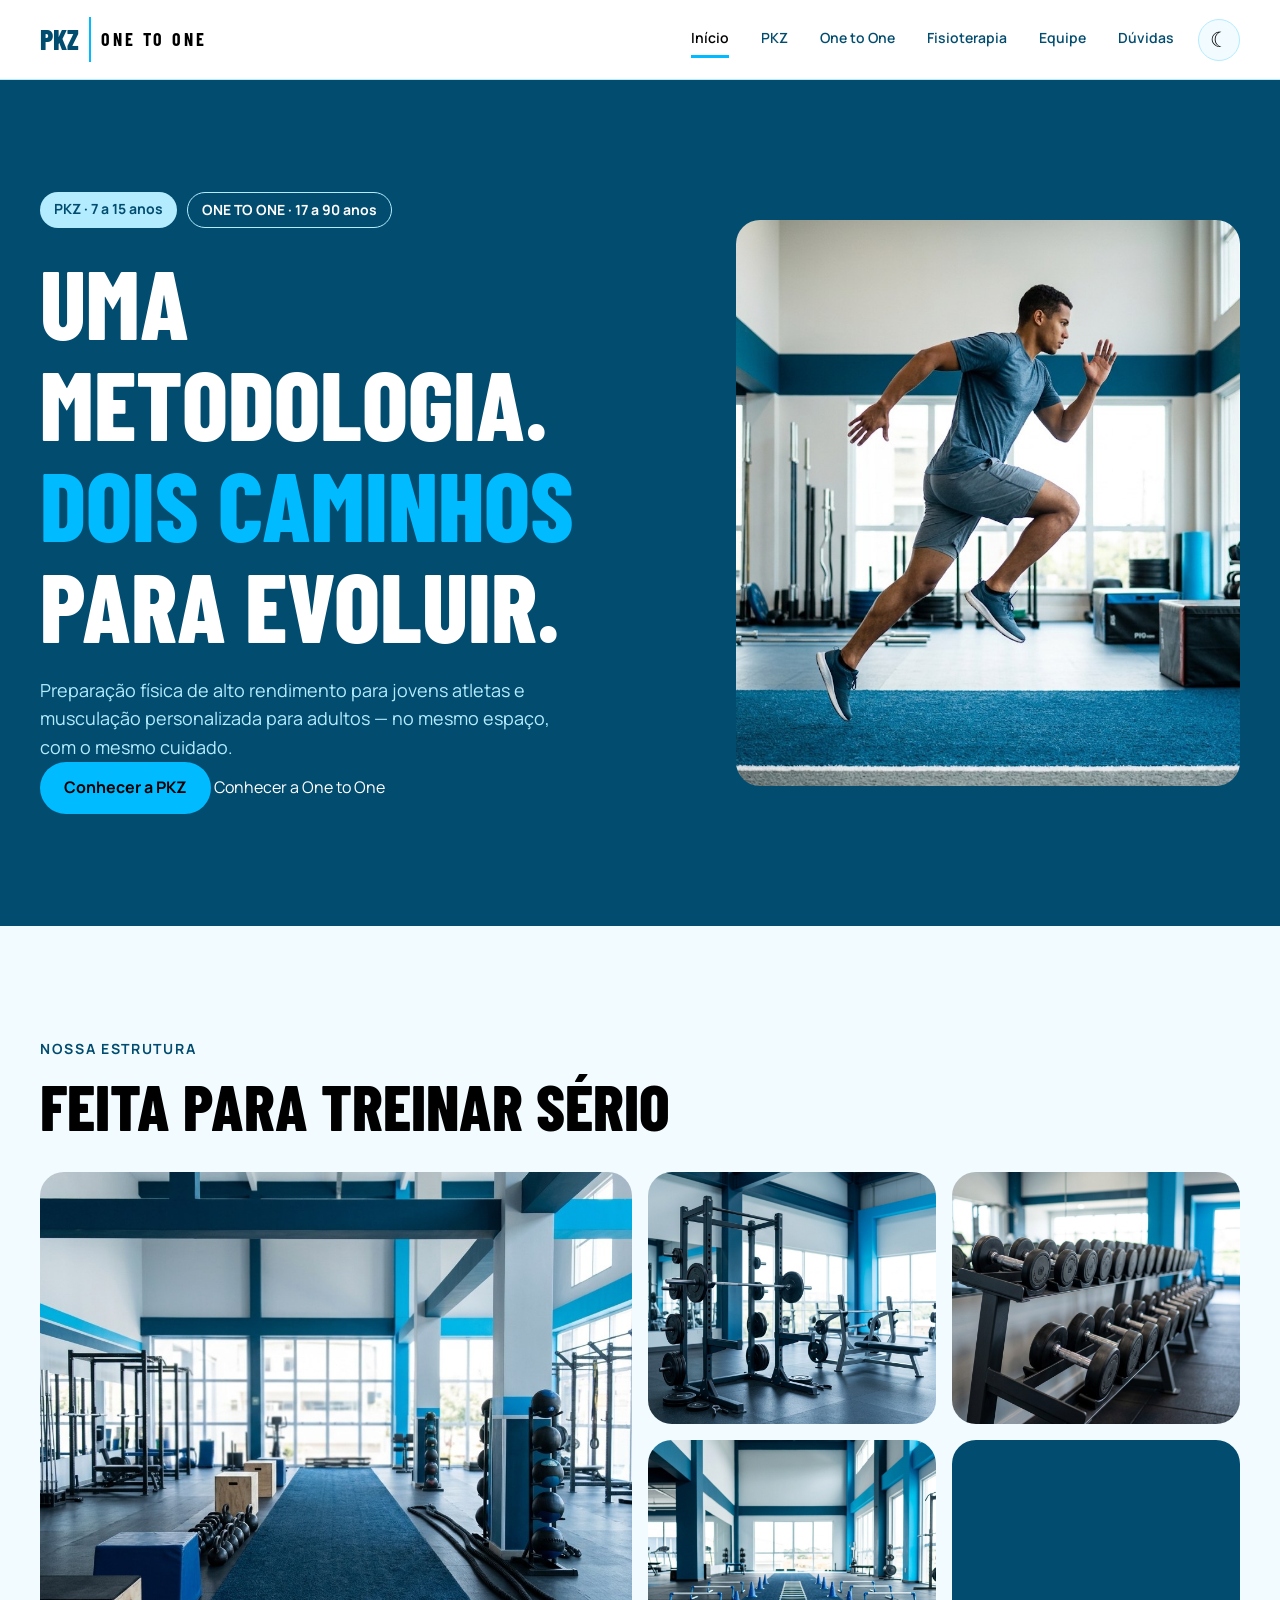
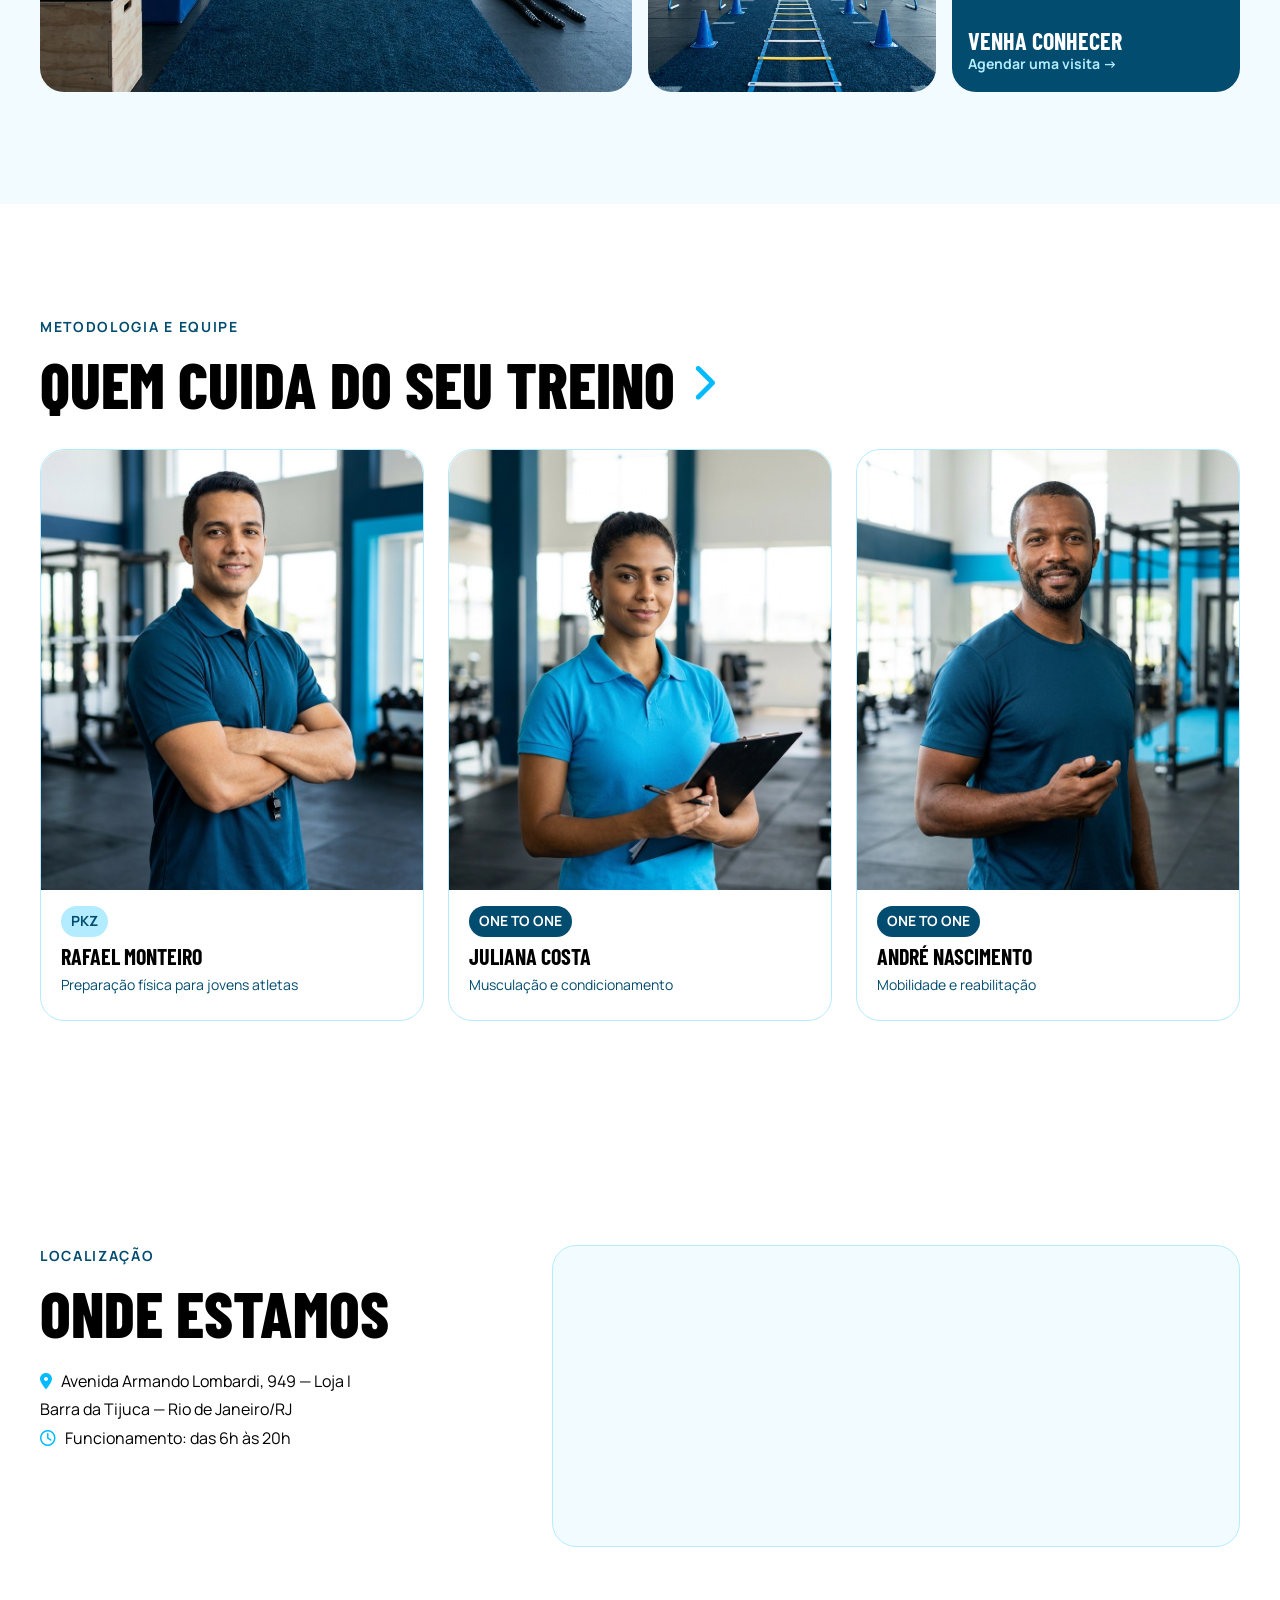
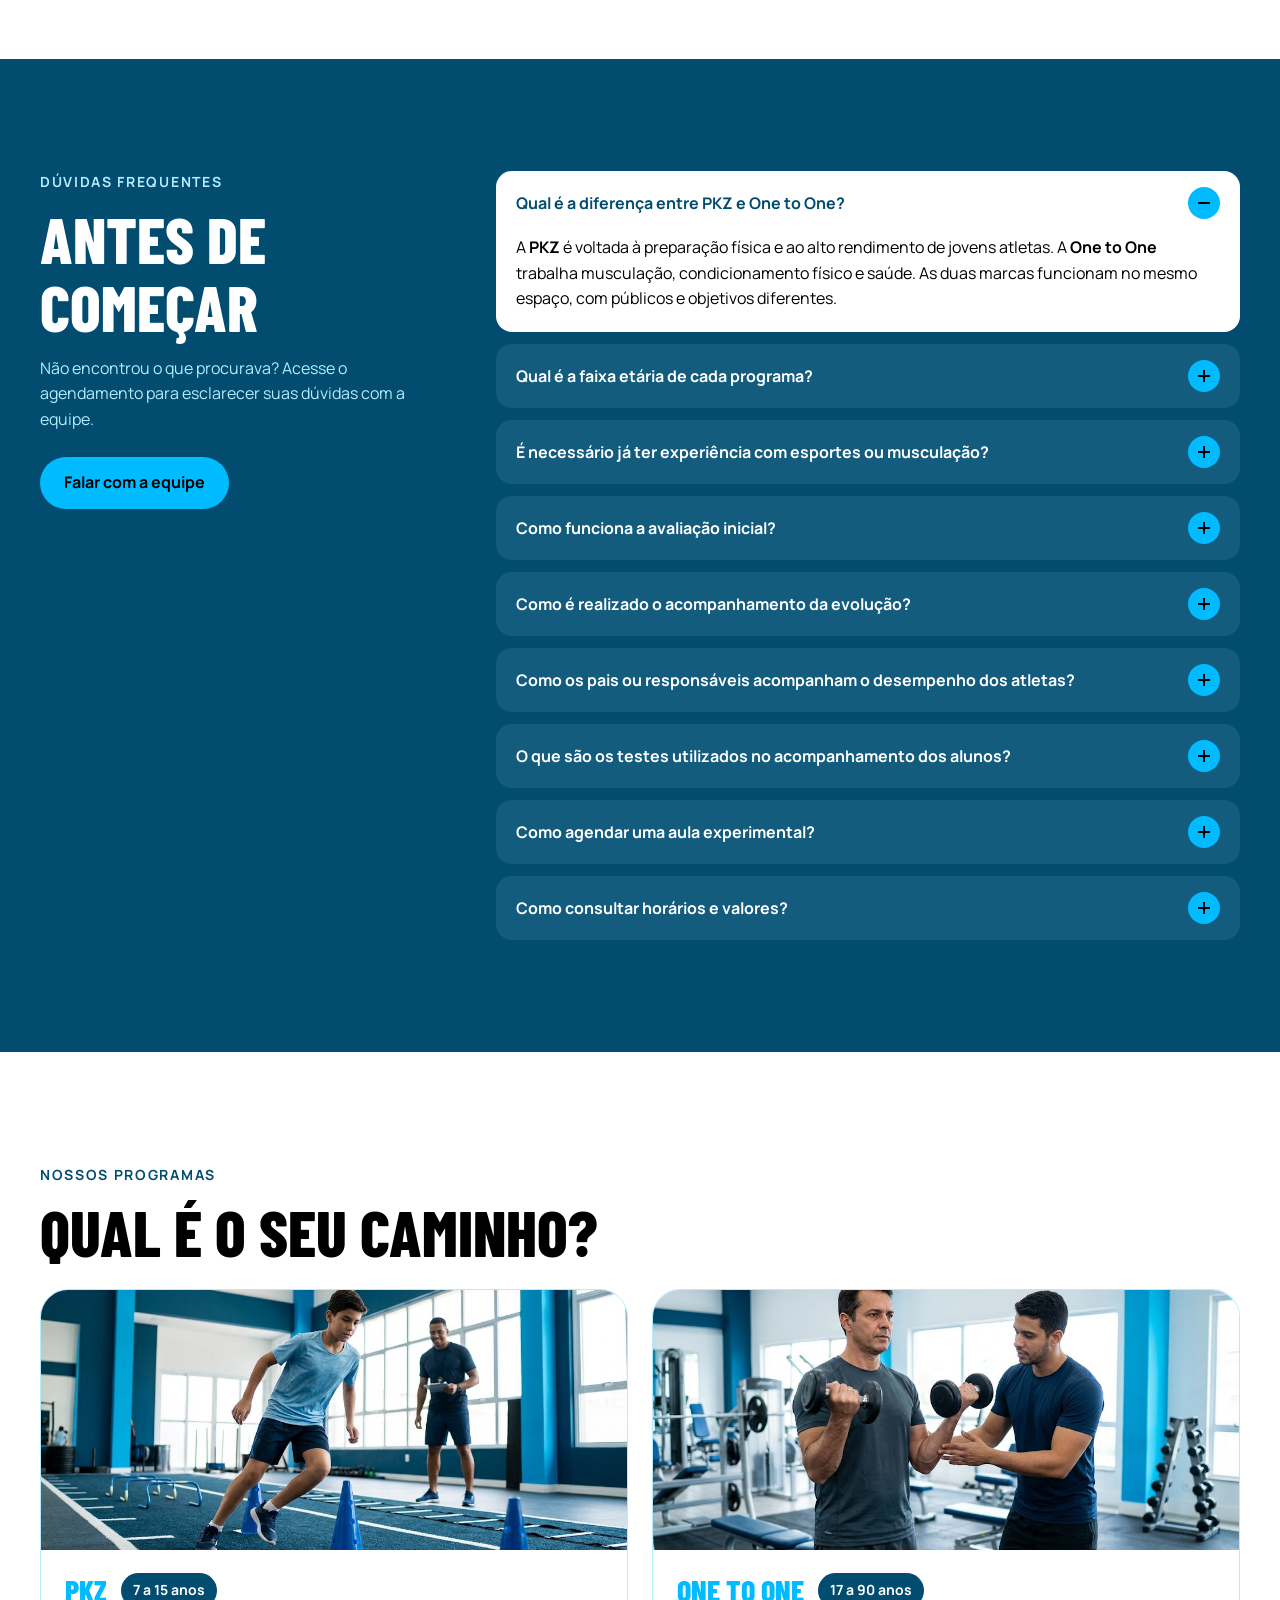
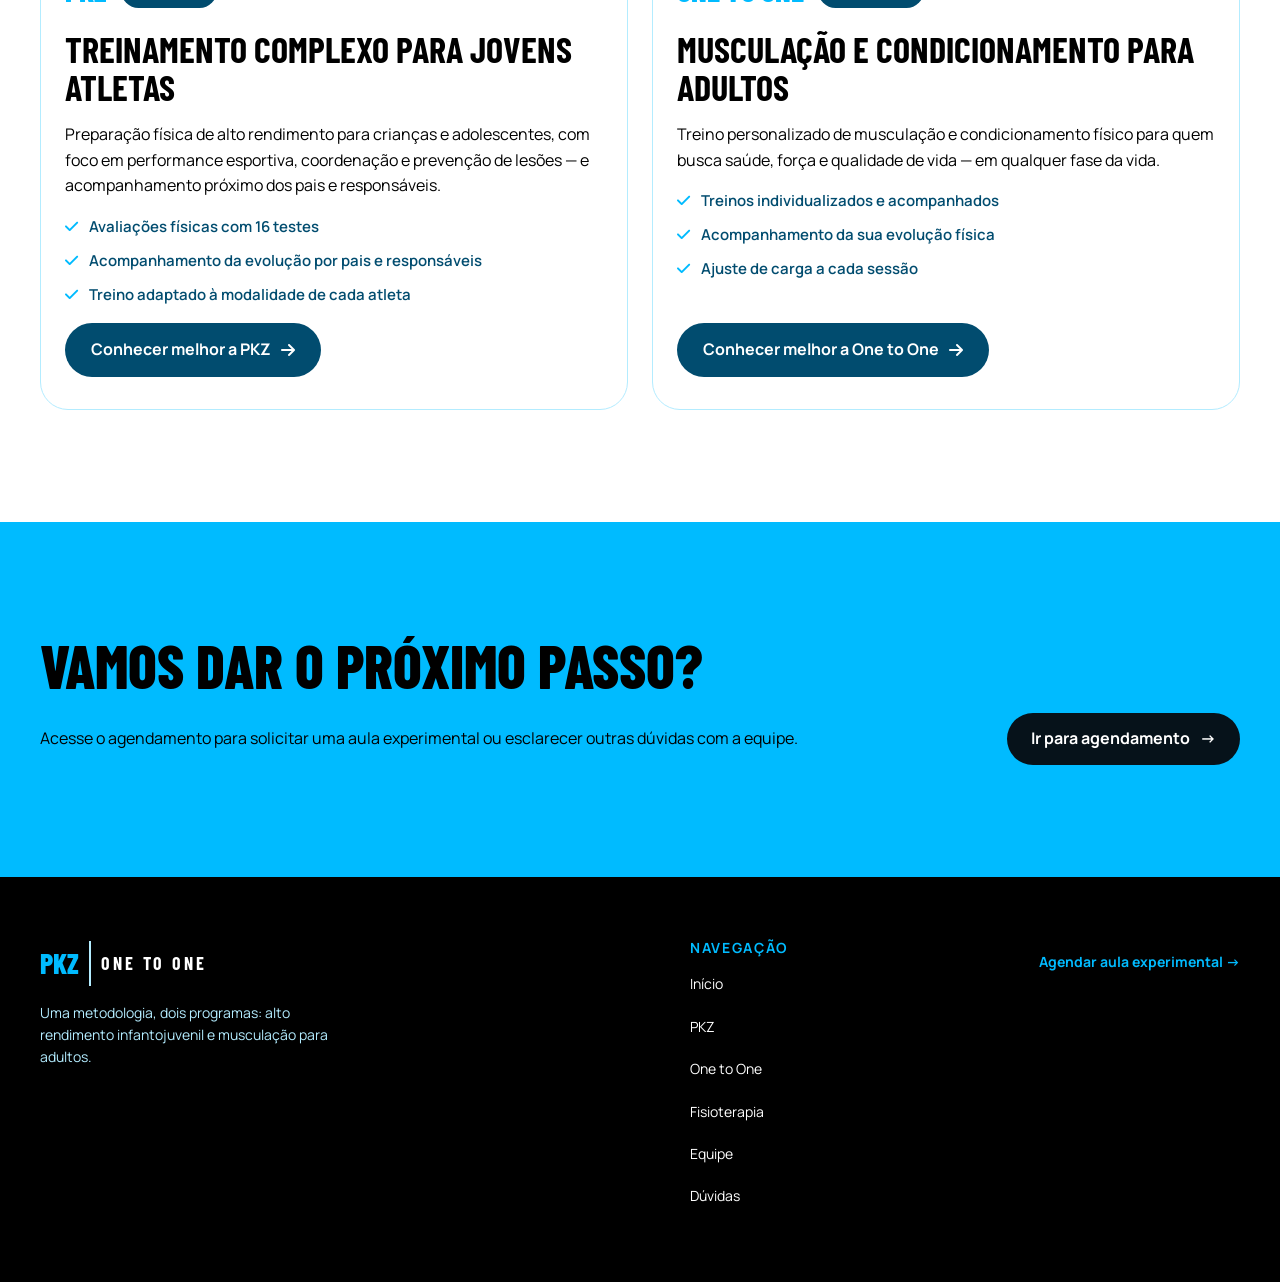
<file: index.html>
<!DOCTYPE html>
<html lang="pt-BR">
<head>
  <meta charset="UTF-8">
  <meta name="viewport" content="width=device-width, initial-scale=1.0">
  <title>PKZ | One to One</title>
  <link rel="stylesheet" href="https://fonts.googleapis.com/css2?family=Barlow+Condensed:wght@600;700;800&amp;family=Manrope:wght@400;500;600;700&amp;display=swap">
  <link rel="stylesheet" href="https://cdnjs.cloudflare.com/ajax/libs/font-awesome/6.5.2/css/all.min.css">
  <link rel="stylesheet" href="style.css">
  <script src="script.js" defer></script>
</head>
<body class="pagina-landing">

  <!-- Cabeçalho -->
  <header class="cabecalho">
    <a href="index.html" class="logo"><b>PKZ</b><span>One to One</span></a>

    <!-- Menu -->
    <nav id="nav" class="menu" aria-label="Menu principal">
      <ul class="menu-lista">
      <li><a href="index.html" class="active">Início</a></li>
      <li><a href="PKZ.html">PKZ</a></li>
      <li><a href="OnetoOne.html">One to One</a></li>
      <li><a href="Fisioterapia.html">Fisioterapia</a></li>
      <li><a href="equipe.html">Equipe</a></li>
      <li><a href="index.html#duvidas">Dúvidas</a></li>
      </ul>
    </nav>

    <!-- Botão do menu hambúrguer (só no celular) -->
    <button class="menu-btn" id="menuBtn" aria-label="Abrir menu" aria-controls="nav" aria-expanded="false">
      <span></span><span></span>
    </button>
  </header>

  <main>

    <!-- PARTE 1 -->

    <!-- Hero -->
    <section class="secao hero">
      <header class="hero-texto">
        <ul class="selos">
          <li class="selo selo-claro">PKZ · 7 a 15 anos</li>
          <li class="selo selo-contorno">ONE TO ONE · 17 a 90 anos</li>
        </ul>
        <h1>Uma metodologia.<br><span class="destaque">Dois caminhos</span><br>para evoluir.</h1>
        <p>Preparação física de alto rendimento para jovens atletas e musculação personalizada para adultos — no mesmo espaço, com o mesmo cuidado.</p>
        <a class="botao" href="PKZ.html">Conhecer a PKZ</a>
        <a class="botao-contorno-claro" href="OnetoOne.html">Conhecer a One to One</a>
      </header>
      <img class="hero-imagem" src="imagens/01-hero-landing.jpg" alt="Atleta correndo na pista de treino da academia">
    </section>

    <!-- Estrutura -->
    <section class="secao estrutura">
      <header class="secao-cabecalho">
        <p class="eyebrow">Nossa estrutura</p>
        <h2 class="section-title">Feita para treinar sério</h2>
      </header>

      <ul class="galeria">
        <li class="galeria-principal"><img src="imagens/02-estrutura-funcional.jpg" alt="Área de treino funcional com pista, caixas de salto e halteres"></li>
        <li><img src="imagens/03-estrutura-musculacao.jpg" alt="Racks de agachamento com barras e anilhas"></li>
        <li><img src="imagens/04-estrutura-espaco-pkz.jpg" alt="Corredor com escada de agilidade e cones"></li>
        <li><img src="imagens/05-estrutura-equipamentos.jpg" alt="Suporte com halteres de vários pesos"></li>
        <!-- Card WhatsApp -->
        <li>
          <a class="card-visita" href="https://wa.me/55XXXXXXXXXXX" target="_blank" rel="noopener noreferrer">
            <h3>Venha conhecer</h3>
            Agendar uma visita &rarr;
          </a>
        </li>
      </ul>
    </section>

    <!-- Equipe -->
    <section class="secao equipe-home">
      <header class="secao-cabecalho">
        <p class="eyebrow">Metodologia e equipe</p>
        <h2 class="section-title">
          <a class="titulo-link" href="equipe.html">Quem cuida do seu treino <i class="fa-solid fa-chevron-right"></i></a>
        </h2>
      </header>

      <ul class="lista-equipe">
        <li class="card-treinador">
          <img src="imagens/08-treinador-1.jpg" alt="Rafael Monteiro, PKZ">
          <p class="selo selo-claro">PKZ</p>
          <h3>Rafael Monteiro</h3>
          <p>Preparação física para jovens atletas</p>
        </li>
        <li class="card-treinador">
          <img src="imagens/09-treinador-2.jpg" alt="Juliana Costa, One to One">
          <p class="selo selo-escuro">ONE TO ONE</p>
          <h3>Juliana Costa</h3>
          <p>Musculação e condicionamento</p>
        </li>
        <li class="card-treinador">
          <img src="imagens/10-treinador-3.jpg "alt="André Nascimento, One to One">
          <p class="selo selo-escuro">ONE TO ONE</p>
          <h3>André Nascimento</h3>
          <p>Mobilidade e reabilitação</p>
        </li>
      </ul>
    </section>

    <!-- Localização -->
    <section class="secao localizacao">
      <header class="localizacao-texto">
        <p class="eyebrow">Localização</p>
        <h2 class="section-title">Onde estamos</h2>

        <!-- Endereço -->
        <address>
          <i class="fa-solid fa-location-dot"></i> Avenida Armando Lombardi, 949 — Loja I<br>
          Barra da Tijuca — Rio de Janeiro/RJ<br>
          <i class="fa-regular fa-clock"></i> Funcionamento: das 6h às 20h
        </address>
      </header>

      <!-- Mapa do Google -->
      <figure class="mapa">
        <iframe src="https://www.google.com/maps?q=Avenida+Armando+Lombardi,+949,+Loja+I,+Barra+da+Tijuca,+Rio+de+Janeiro&amp;output=embed" title="Mapa com a localização da PKZ One to One" loading="lazy"></iframe>
      </figure>
    </section>

    <!-- FINAL DA PARTE 1 acabei-->
     <!-- PARTE 2: Dúvidas -->

    <section id="duvidas" class="secao duvidas" aria-labelledby="duvidas-titulo">
      <header class="duvidas-texto">
        <p class="eyebrow">Dúvidas frequentes</p>
        <h2 class="section-title" id="duvidas-titulo">Antes de começar</h2>
        <p>Não encontrou o que procurava? Acesse o agendamento para esclarecer suas dúvidas com a equipe.</p>
        <a class="botao" href="agendamento.html">Falar com a equipe</a>
      </header>

      <ul class="lista-faq">
        <li class="faq-item">
          <h3 class="faq-heading">
            <button type="button" class="faq-question" aria-expanded="true" aria-controls="resposta-1">
              <span class="faq-texto">Qual é a diferença entre PKZ e One to One?</span>
              <span class="faq-icon" aria-hidden="true"></span>
            </button>
          </h3>
          <p class="faq-panel aberto" id="resposta-1">A <strong>PKZ</strong> é voltada à preparação física e ao alto rendimento de jovens atletas. A <strong>One to One</strong> trabalha musculação, condicionamento físico e saúde. As duas marcas funcionam no mesmo espaço, com públicos e objetivos diferentes.</p>
        </li>

        <li class="faq-item">
          <h3 class="faq-heading">
            <button type="button" class="faq-question" aria-expanded="false" aria-controls="resposta-2">
              <span class="faq-texto">Qual é a faixa etária de cada programa?</span>
              <span class="faq-icon" aria-hidden="true"></span>
            </button>
          </h3>
          <p class="faq-panel" id="resposta-2">A <strong>PKZ atende atletas de 7 a 15 anos</strong>. A <strong>One to One atende pessoas de 17 a 90 anos</strong>. Se tiver dúvidas sobre qual programa escolher, consulte a equipe pela <a href="agendamento.html">página de agendamento</a>.</p>
        </li>

        <li class="faq-item">
          <h3 class="faq-heading">
            <button type="button" class="faq-question" aria-expanded="false" aria-controls="resposta-3">
              <span class="faq-texto">É necessário já ter experiência com esportes ou musculação?</span>
              <span class="faq-icon" aria-hidden="true"></span>
            </button>
          </h3>
          <p class="faq-panel" id="resposta-3">A One to One também atende quem está começando na musculação. A PKZ tem foco na preparação física de jovens atletas. Para entender os requisitos de participação e qual programa corresponde ao seu momento, converse com a equipe pelo <a href="agendamento.html">agendamento</a>.</p>
        </li>

        <li class="faq-item">
          <h3 class="faq-heading">
            <button type="button" class="faq-question" aria-expanded="false" aria-controls="resposta-4">
              <span class="faq-texto">Como funciona a avaliação inicial?</span>
              <span class="faq-icon" aria-hidden="true"></span>
            </button>
          </h3>
          <p class="faq-panel" id="resposta-4">A avaliação inicial ajuda a identificar o ponto de partida do aluno e orientar seu acompanhamento. A equipe explica quais etapas se aplicam ao programa escolhido e como se preparar. Consulte os detalhes pelo <a href="agendamento.html">agendamento</a>.</p>
        </li>

        <li class="faq-item">
          <h3 class="faq-heading">
            <button type="button" class="faq-question" aria-expanded="false" aria-controls="resposta-5">
              <span class="faq-texto">Como é realizado o acompanhamento da evolução?</span>
              <span class="faq-icon" aria-hidden="true"></span>
            </button>
          </h3>
          <p class="faq-panel" id="resposta-5">O projeto prevê acompanhamento do desempenho por meio de avaliações e registros de evolução. Para conhecer os indicadores considerados e a frequência das avaliações no seu programa, consulte a equipe.</p>
        </li>

        <li class="faq-item">
          <h3 class="faq-heading">
            <button type="button" class="faq-question" aria-expanded="false" aria-controls="resposta-6">
              <span class="faq-texto">Como os pais ou responsáveis acompanham o desempenho dos atletas?</span>
              <span class="faq-icon" aria-hidden="true"></span>
            </button>
          </h3>
          <p class="faq-panel" id="resposta-6">O projeto prevê que pais e responsáveis possam visualizar a evolução dos atletas da PKZ. Para saber como esse acompanhamento será disponibilizado e como acessar as informações, procure a equipe pelo <a href="agendamento.html">agendamento</a>.</p>
        </li>

        <li class="faq-item">
          <h3 class="faq-heading">
            <button type="button" class="faq-question" aria-expanded="false" aria-controls="resposta-7">
              <span class="faq-texto">O que são os testes utilizados no acompanhamento dos alunos?</span>
              <span class="faq-icon" aria-hidden="true"></span>
            </button>
          </h3>
          <p class="faq-panel" id="resposta-7">São avaliações utilizadas para acompanhar o desempenho físico e observar a evolução ao longo do treinamento. A equipe pode explicar quais testes são utilizados em cada programa e como os resultados orientam o acompanhamento.</p>
        </li>

        <li class="faq-item">
          <h3 class="faq-heading">
            <button type="button" class="faq-question" aria-expanded="false" aria-controls="resposta-8">
              <span class="faq-texto">Como agendar uma aula experimental?</span>
              <span class="faq-icon" aria-hidden="true"></span>
            </button>
          </h3>
          <p class="faq-panel" id="resposta-8">Acesse a <a href="agendamento.html">página de agendamento</a> para solicitar orientações sobre uma aula experimental no programa de interesse. Confirme com a equipe a disponibilidade e os próximos passos.</p>
        </li>

        <li class="faq-item">
          <h3 class="faq-heading">
            <button type="button" class="faq-question" aria-expanded="false" aria-controls="resposta-9">
              <span class="faq-texto">Como consultar horários e valores?</span>
              <span class="faq-icon" aria-hidden="true"></span>
            </button>
          </h3>
          <p class="faq-panel" id="resposta-9">Consulte a equipe pelo <a href="agendamento.html">agendamento</a> para verificar os horários disponíveis e solicitar um <strong>orçamento personalizado</strong>. Os valores e as condições devem ser confirmados diretamente com a equipe.</p>
        </li>
      </ul>
    </section>

    <!-- Programas: escolha entre PKZ e One to One -->

    <section id="programas" class="secao programas" aria-labelledby="programas-titulo">
      <header class="secao-cabecalho">
        <p class="eyebrow">Nossos programas</p>
        <h2 class="section-title" id="programas-titulo">Qual é o seu caminho?</h2>
      </header>

      <article class="programa">
        <img src="imagens/06-caminho-card-pkz.jpg" alt="Programa PKZ para jovens atletas" loading="lazy">
        <p class="programa-nome">PKZ <span class="programa-idade">7 a 15 anos</span></p>
        <h3>Treinamento complexo para jovens atletas</h3>
        <p>Preparação física de alto rendimento para crianças e adolescentes, com foco em performance esportiva, coordenação e prevenção de lesões — e acompanhamento próximo dos pais e responsáveis.</p>
        <ul class="programa-lista">
          <li><i class="fa-solid fa-check" aria-hidden="true"></i> Avaliações físicas com 16 testes</li>
          <li><i class="fa-solid fa-check" aria-hidden="true"></i> Acompanhamento da evolução por pais e responsáveis</li>
          <li><i class="fa-solid fa-check" aria-hidden="true"></i> Treino adaptado à modalidade de cada atleta</li>
        </ul>
        <a class="programa-botao" href="PKZ.html">Conhecer melhor a PKZ <i class="fa-solid fa-arrow-right" aria-hidden="true"></i></a>
      </article>

      <article class="programa">
        <img src="imagens/07-caminho-card-one-to-one.jpg" alt="Programa One to One de musculação e condicionamento físico" loading="lazy">
        <p class="programa-nome">One to One <span class="programa-idade">17 a 90 anos</span></p>
        <h3>Musculação e condicionamento para adultos</h3>
        <p>Treino personalizado de musculação e condicionamento físico para quem busca saúde, força e qualidade de vida — em qualquer fase da vida.</p>
        <ul class="programa-lista">
          <li><i class="fa-solid fa-check" aria-hidden="true"></i> Treinos individualizados e acompanhados</li>
          <li><i class="fa-solid fa-check" aria-hidden="true"></i> Acompanhamento da sua evolução física</li>
          <li><i class="fa-solid fa-check" aria-hidden="true"></i> Ajuste de carga a cada sessão</li>
        </ul>
        <a class="programa-botao" href="OnetoOne.html">Conhecer melhor a One to One <i class="fa-solid fa-arrow-right" aria-hidden="true"></i></a>
      </article>
    </section>

    <!-- Chamada para o agendamento -->

    <section class="secao chamada" aria-labelledby="chamada-titulo">
      <h2 id="chamada-titulo">Vamos dar o próximo passo?</h2>
      <p>Acesse o agendamento para solicitar uma aula experimental ou esclarecer outras dúvidas com a equipe.</p>
      <a class="botao botao-escuro" href="agendamento.html">Ir para agendamento <span aria-hidden="true">→</span></a>
    </section>

  </main>

  <!-- Rodapé -->

  <footer class="rodape">
    <section class="rodape-marca" aria-label="PKZ One to One">
      <a href="index.html" class="logo"><b>PKZ</b><span>One to One</span></a>
      <p class="rodape-texto">Uma metodologia, dois programas: alto rendimento infantojuvenil e musculação para adultos.</p>
    </section>

    <nav class="rodape-menu" aria-label="Navegação do rodapé">
      <h2>Navegação</h2>
      <ul>
        <li><a href="index.html">Início</a></li>
        <li><a href="PKZ.html">PKZ</a></li>
        <li><a href="OnetoOne.html">One to One</a></li>
        <li><a href="Fisioterapia.html">Fisioterapia</a></li>
        <li><a href="equipe.html">Equipe</a></li>
        <li><a href="index.html#duvidas">Dúvidas</a></li>
      </ul>
    </nav>

    <a class="rodape-link" href="agendamento.html">Agendar aula experimental →</a>
  </footer>

</body>
</html>
</file>
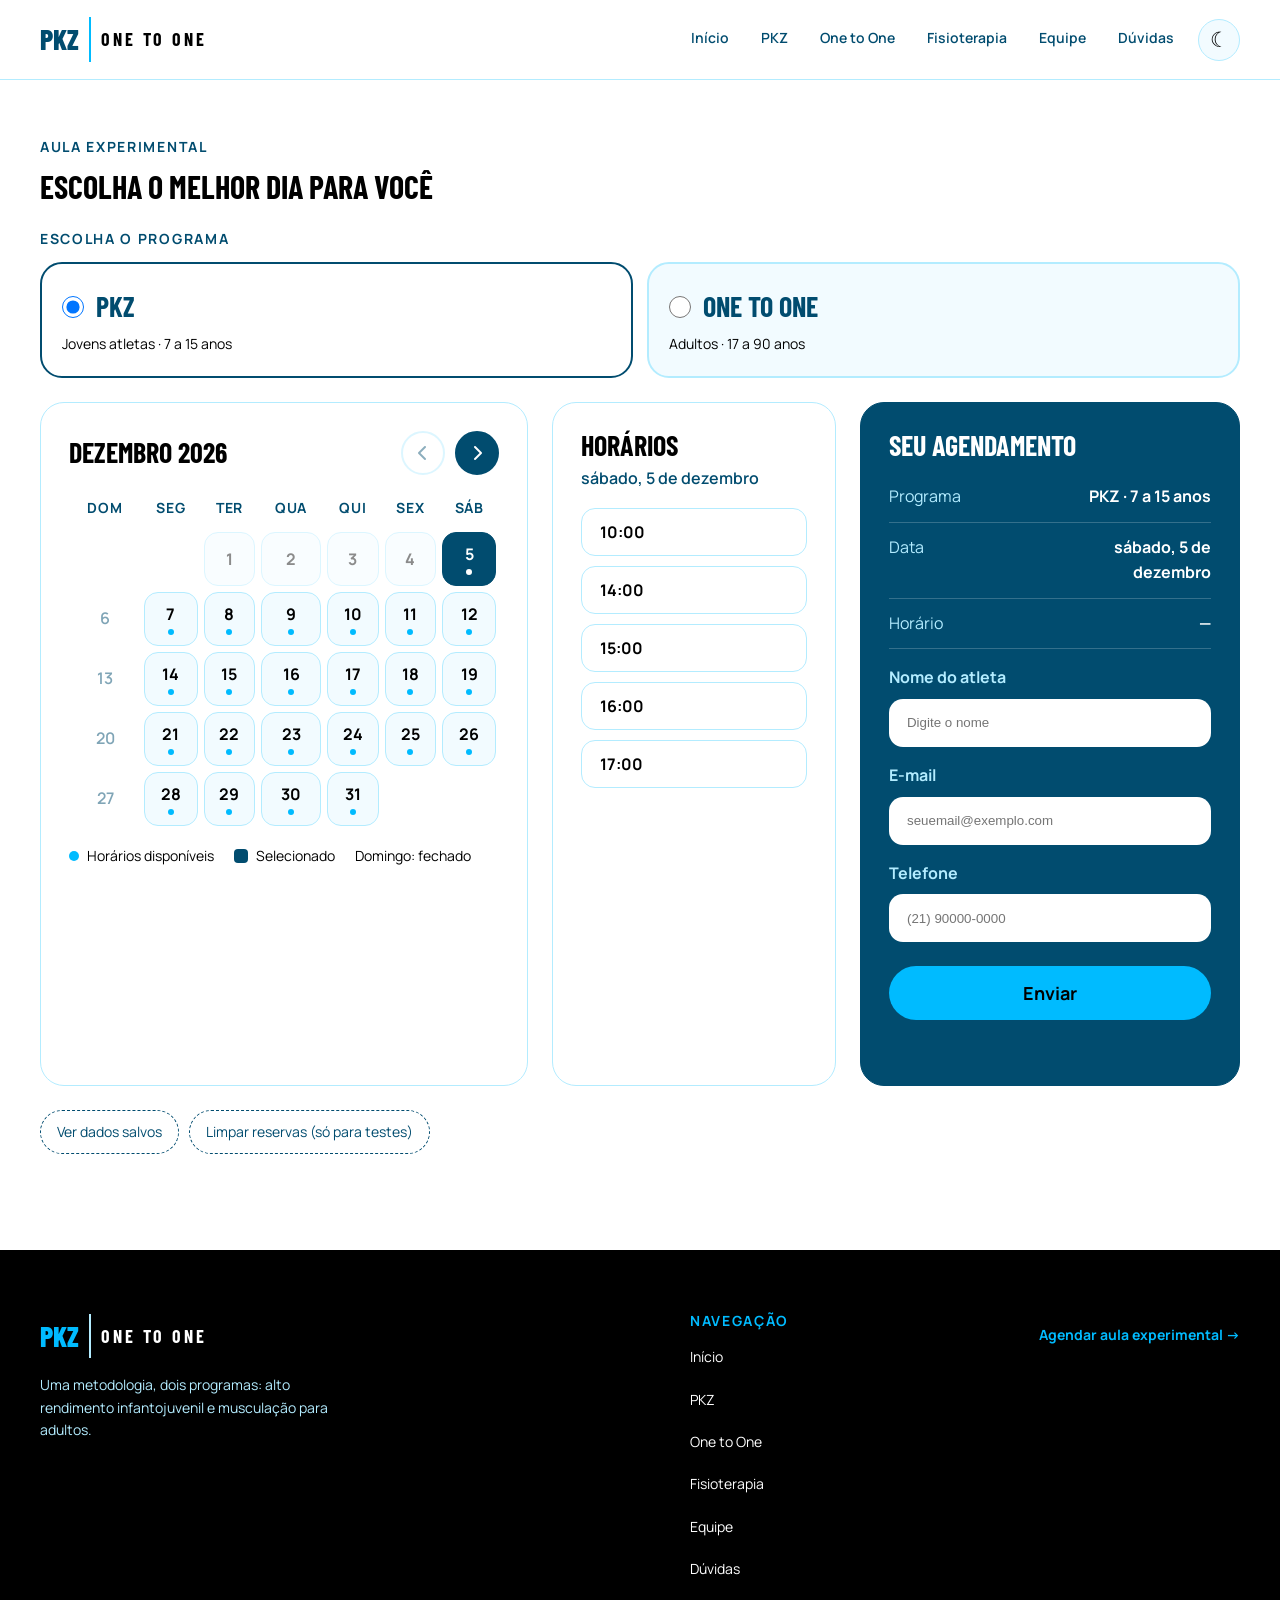
<file: agendamento.html>
<!DOCTYPE html>
<html lang="pt-BR">
<head>
  <meta charset="UTF-8">
  <meta name="viewport" content="width=device-width, initial-scale=1.0">
  <title>Agendamento | PKZ · One to One</title>
  <link rel="stylesheet" href="https://fonts.googleapis.com/css2?family=Barlow+Condensed:wght@600;700;800&amp;family=Manrope:wght@400;500;600;700&amp;display=swap" />
  <link rel="stylesheet" href="https://cdnjs.cloudflare.com/ajax/libs/font-awesome/6.5.2/css/all.min.css" />
  <link rel="stylesheet" href="style.css">
  <script src="script.js" defer></script>
</head>
<body class="pagina-agendamento">

  <!-- Cabeçalho -->
  <header class="cabecalho">
    <a href="index.html" class="logo"><b>PKZ</b><span>One to One</span></a>

    <!-- Menu -->
    <nav id="nav" class="menu" aria-label="Menu principal">
      <ul class="menu-lista">
      <li><a href="index.html">Início</a></li>
      <li><a href="PKZ.html">PKZ</a></li>
      <li><a href="OnetoOne.html">One to One</a></li>
      <li><a href="Fisioterapia.html">Fisioterapia</a></li>
      <li><a href="equipe.html">Equipe</a></li>
      <li><a href="index.html#duvidas">Dúvidas</a></li>
      </ul>
    </nav>

    <!-- Botão do menu hambúrguer (só no celular) -->
    <button class="menu-btn" id="menuBtn" aria-label="Abrir menu" aria-controls="nav" aria-expanded="false">
      <span></span><span></span>
    </button>
  </header>

  <main class="agendamento">

    <!-- Título -->
    <header class="agendamento-titulo">
      <p class="eyebrow">Aula experimental</p>
      <h1>Escolha o melhor dia para você</h1>
    </header>

    <!-- Programa -->
    <fieldset class="programas">
      <legend class="eyebrow">Escolha o programa</legend>
      <label class="programa escolhido">
        <input type="radio" name="programa" value="pkz" data-nome="PKZ" data-detalhe="PKZ · 7 a 15 anos" data-rotulo="Nome do atleta" checked>
        <b>PKZ</b> <span>Jovens atletas · 7 a 15 anos</span>
      </label>
      <label class="programa">
        <input type="radio" name="programa" value="onetoone" data-nome="One to One" data-detalhe="One to One · 17 a 90 anos" data-rotulo="Seu nome">
        <b>One to One</b> <span>Adultos · 17 a 90 anos</span>
      </label>
    </fieldset>

    <!-- Calendário -->
    <section class="calendario cartao-agenda">
      <header class="calendario-topo">
        <h2 id="mesTitulo"></h2>
        <p class="calendario-nav">
          <button type="button" id="mesAnterior" aria-label="Mês anterior"><i class="fa-solid fa-chevron-left"></i></button>
          <button type="button" id="mesProximo" aria-label="Próximo mês"><i class="fa-solid fa-chevron-right"></i></button>
        </p>
      </header>

      <table id="calendario">
        <thead>
          <tr><th>DOM</th><th>SEG</th><th>TER</th><th>QUA</th><th>QUI</th><th>SEX</th><th>SÁB</th></tr>
        </thead>
        <tbody></tbody>
      </table>

      <p class="legenda">
        <span><span class="ponto"></span> Horários disponíveis</span>
        <span><span class="quadrado"></span> Selecionado</span>
        <span>Domingo: fechado</span>
      </p>
    </section>

    <!-- Horários -->
    <section class="horarios cartao-agenda">
      <h2>Horários</h2>
      <p id="dataTexto"></p>
      <ul id="horarios" class="lista-horarios"></ul>
    </section>

    <!-- Resumo e formulário -->
    <section class="resumo cartao-agenda">
      <h2>Seu agendamento</h2>
      <form id="form">
        <dl>
          <dt>Programa</dt><dd id="resumoPrograma"></dd>
          <dt>Data</dt><dd id="resumoData"></dd>
          <dt>Horário</dt><dd id="resumoHorario"></dd>
        </dl>

        <label for="nome" id="rotuloNome">Nome do atleta</label>
        <input id="nome" type="text" placeholder="Digite o nome" autocomplete="off">

        <label for="email">E-mail</label>
        <input id="email" type="email" placeholder="seuemail@exemplo.com" autocomplete="off">

        <label for="telefone">Telefone</label>
        <input id="telefone" type="tel" placeholder="(21) 90000-0000" autocomplete="off">

        <button type="submit" class="botao-enviar">Enviar</button>
        <p id="mensagem" role="status" aria-live="polite"></p>

        <!-- Aparece depois de confirmar o agendamento -->
        <a id="avisarWhatsapp" class="botao-whatsapp" href="https://wa.me/55XXXXXXXXXXX" target="_blank" rel="noopener noreferrer" hidden><i class="fa-brands fa-whatsapp"></i> Avisar pelo WhatsApp</a>
      </form>
    </section>

    <!-- Botões de teste (do código do professor) -->
    <p class="testes">
      <button type="button" id="verDados">Ver dados salvos</button>
      <button type="button" id="reset">Limpar reservas (só para testes)</button>
    </p>
    <pre id="dados" hidden></pre>

  </main>

  <!-- Rodapé -->
  <footer class="rodape">
    <section class="rodape-marca" aria-label="PKZ One to One">
      <a href="index.html" class="logo"><b>PKZ</b><span>One to One</span></a>
      <p class="rodape-texto">Uma metodologia, dois programas: alto rendimento infantojuvenil e musculação para adultos.</p>
    </section>

    <nav class="rodape-menu" aria-label="Navegação do rodapé">
      <h2>Navegação</h2>
      <ul>
        <li><a href="index.html">Início</a></li>
        <li><a href="PKZ.html">PKZ</a></li>
        <li><a href="OnetoOne.html">One to One</a></li>
        <li><a href="Fisioterapia.html">Fisioterapia</a></li>
        <li><a href="equipe.html">Equipe</a></li>
        <li><a href="index.html#duvidas">Dúvidas</a></li>
      </ul>
    </nav>

    <a class="rodape-link" href="agendamento.html">Agendar aula experimental →</a>
  </footer>

</body>
</html>
</file>
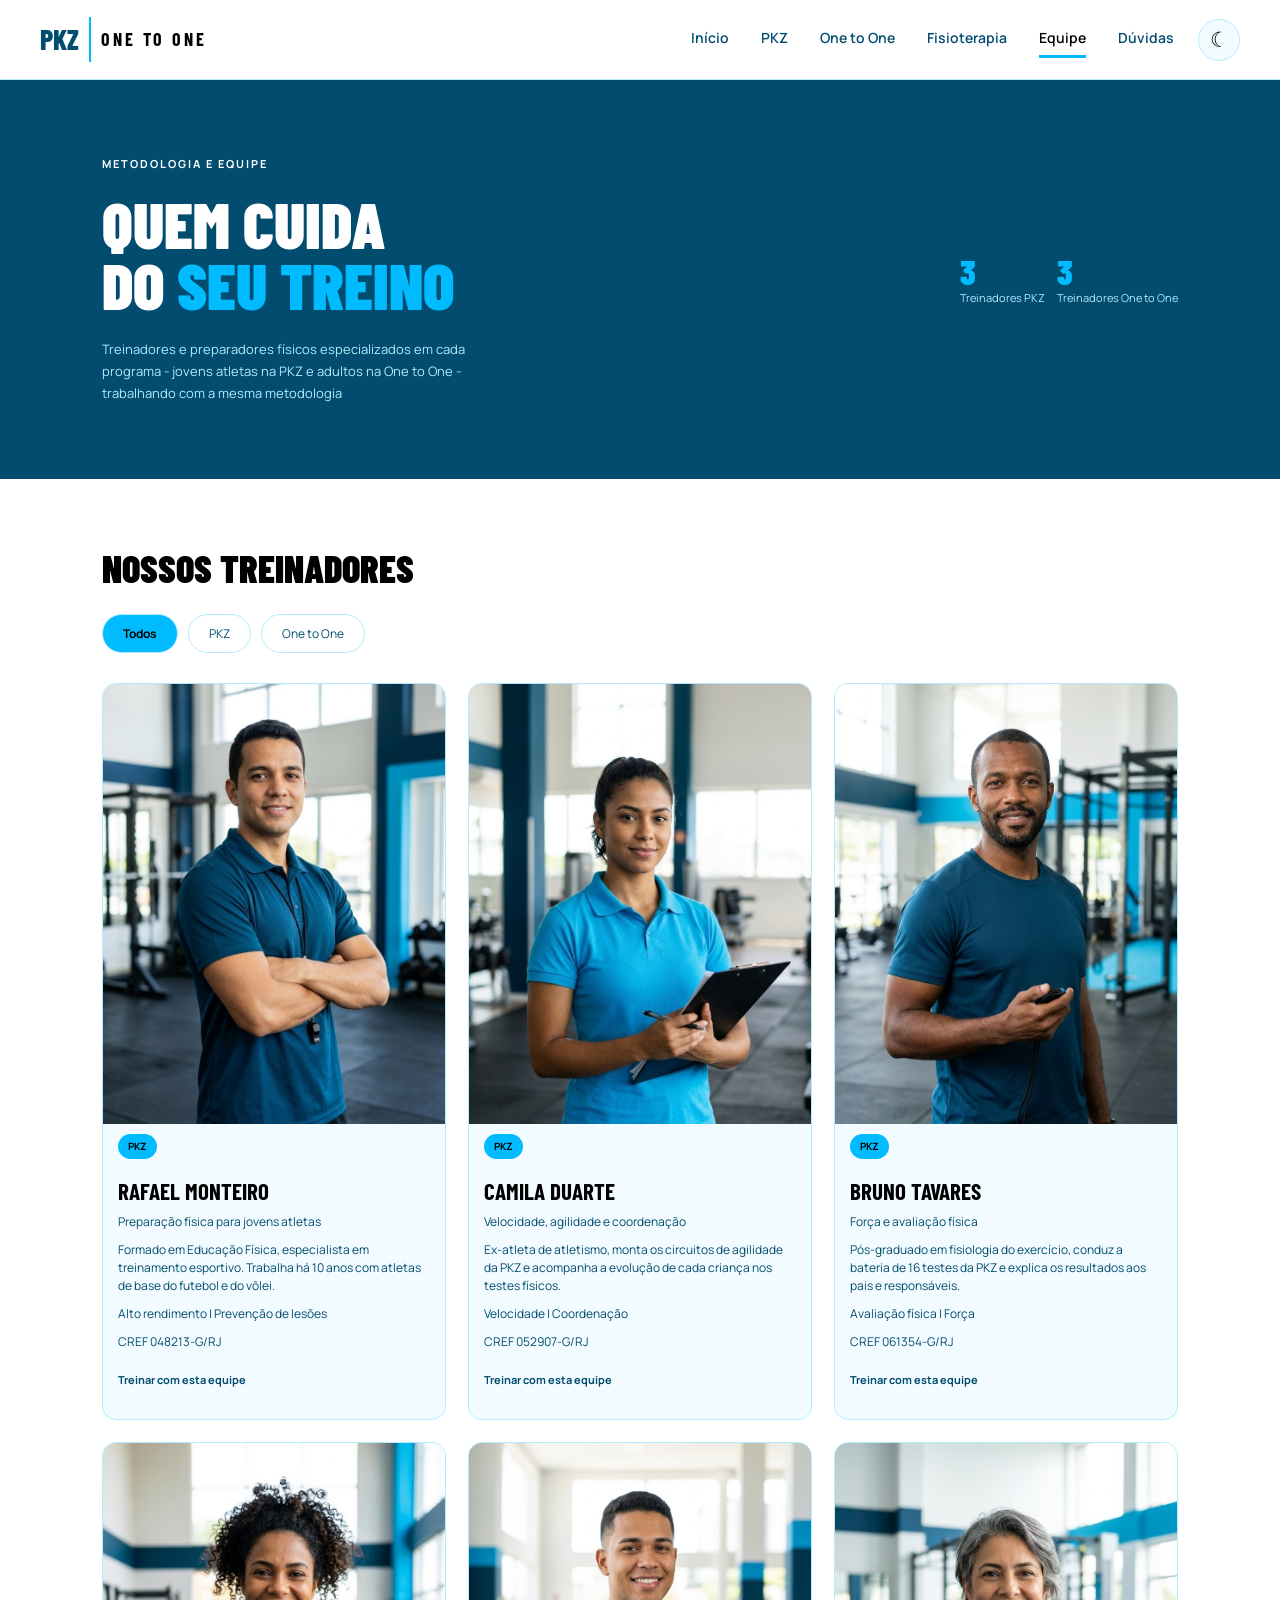
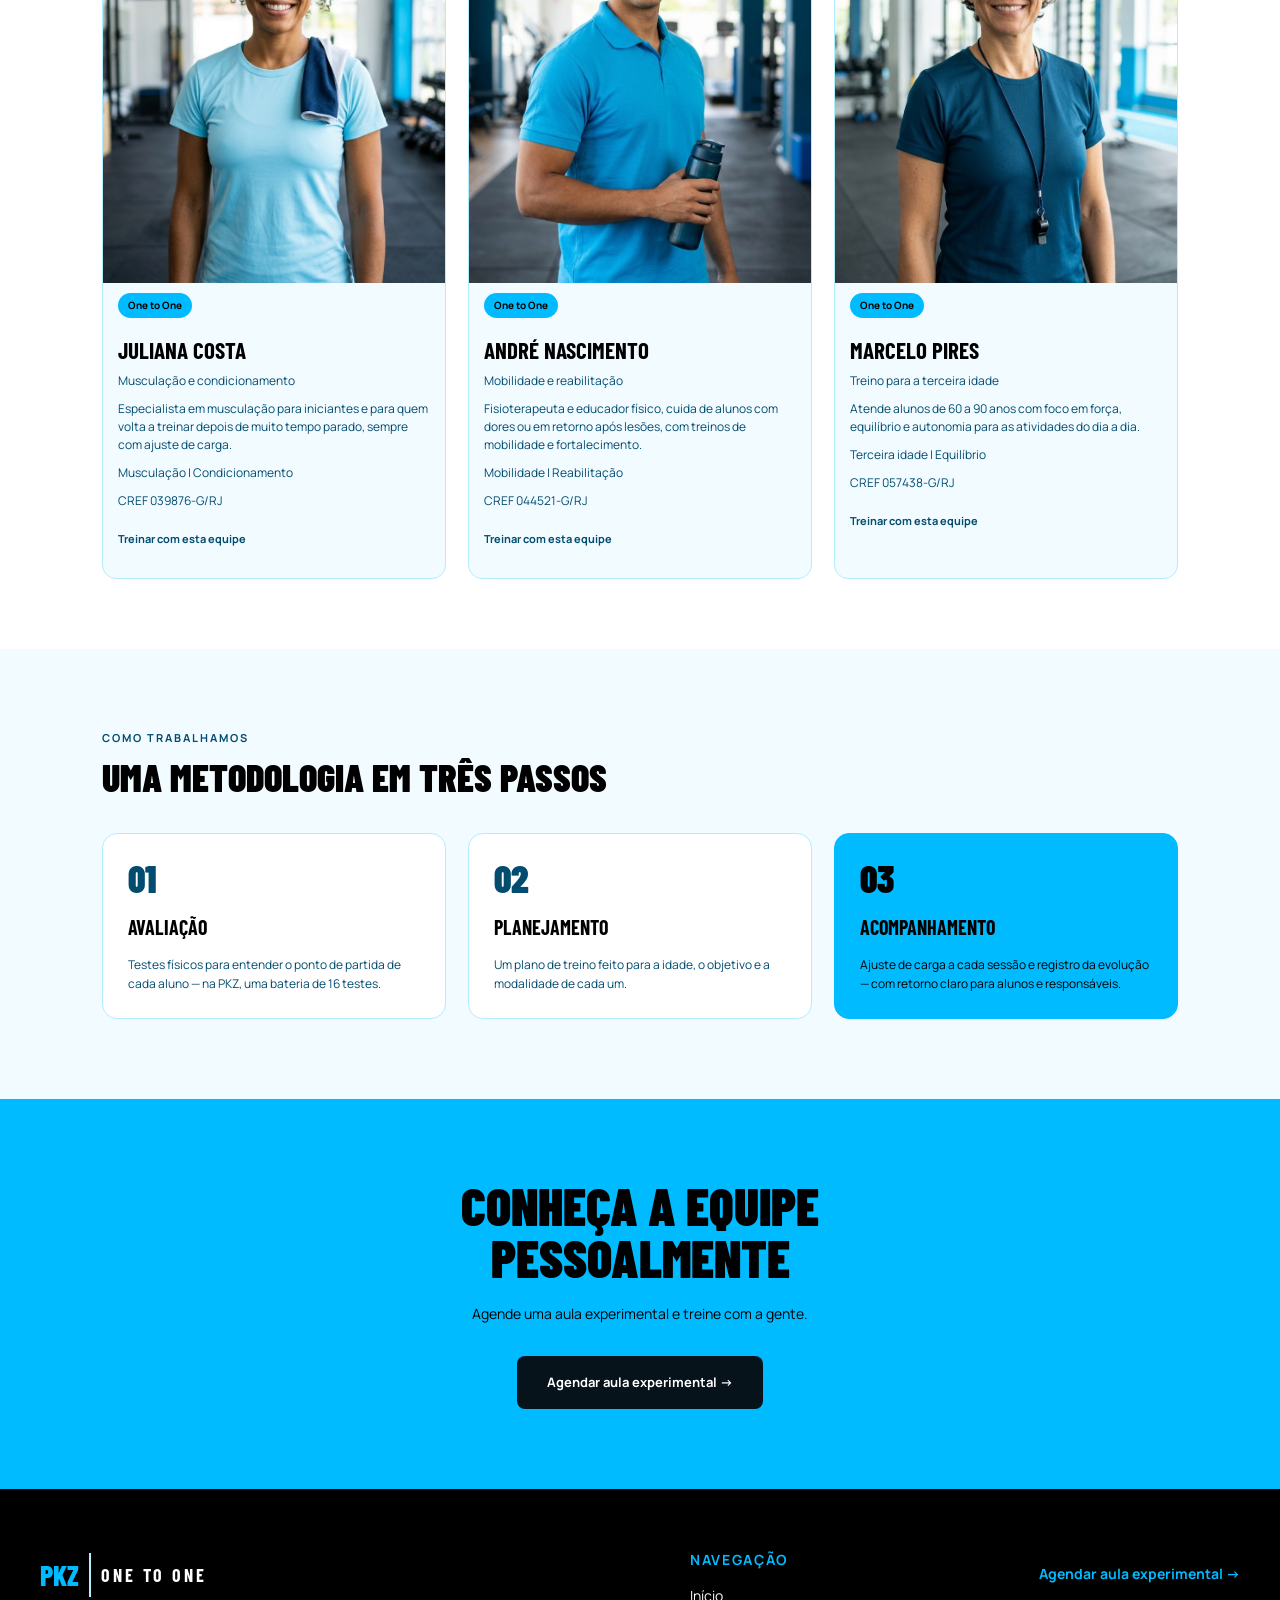
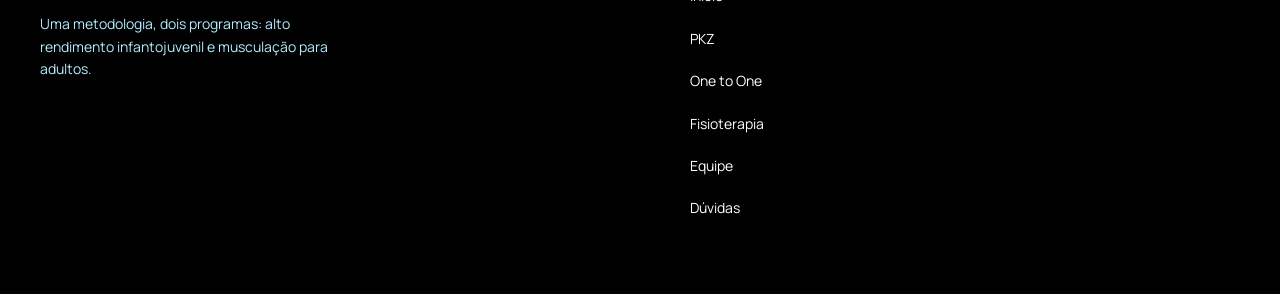
<file: equipe.html>
<!doctype html>
<html lang="pt-BR">

<head>
  <meta charset="UTF-8" />
  <meta name="viewport" content="width=device-width, initial-scale=1.0" />
  <title>Equipe</title>
  <link rel="stylesheet" href="https://fonts.googleapis.com/css2?family=Barlow+Condensed:wght@600;700;800&amp;family=Manrope:wght@400;500;600;700&amp;display=swap">
  <link rel="stylesheet" href="https://cdnjs.cloudflare.com/ajax/libs/font-awesome/6.5.2/css/all.min.css">
  <link rel="stylesheet" href="style.css">
  <script src="script.js" defer></script>
</head>

<body class="pagina-equipe">
  <header class="cabecalho">
    <a href="index.html" class="logo"><b>PKZ</b><span>One to One</span></a>

    <!-- Menu -->
    <nav id="nav" class="menu" aria-label="Menu principal">
      <ul class="menu-lista">
      <li><a href="index.html">Início</a></li>
      <li><a href="PKZ.html">PKZ</a></li>
      <li><a href="OnetoOne.html">One to One</a></li>
      <li><a href="Fisioterapia.html">Fisioterapia</a></li>
      <li><a href="equipe.html" class="active">Equipe</a></li>
      <li><a href="index.html#duvidas">Dúvidas</a></li>
      </ul>
    </nav>

    <!-- Botão do menu hambúrguer (só no celular) -->
    <button class="menu-btn" id="menuBtn" aria-label="Abrir menu" aria-controls="nav" aria-expanded="false">
      <span></span><span></span>
    </button>
  </header>

  <main>
    <!-- Apresentação -->
    <section class="apresentacao">

      <div class="texto-apresentacao">
        <p>METODOLOGIA E EQUIPE</p>


        <h1>QUEM CUIDA <br>
          DO <span>SEU TREINO </span>
        </h1>

        <p>Treinadores e preparadores físicos especializados em cada
          programa - jovens atletas na PKZ e adultos na One to One -
          trabalhando com a mesma metodologia</p>
      </div>

      <div class="indicadores">


        <div class="indicador">
          <h2>3</h2>
          <p>Treinadores PKZ</p>
        </div>


        <div class="indicador">
          <h2>3</h2>
          <p>Treinadores One to One</p>
        </div>

      </div>


    </section>


    <!--Treinadores-->
    <section class="equipe">
      <h2>Nossos Treinadores</h2>

      <div class="filtros">
        <button class="ativo" data-filtro="todos">Todos</button>
        <button data-filtro="pkz">PKZ</button>
        <button data-filtro="onetoone">One to One</button>
      </div>



      <!--Treinador1-->

      <div class="grid-treinadores">
        <article class="treinador" data-programa="pkz">
          <img src="imagens/08-treinador-1.jpg" alt="Rafael Monteiro, treinador da PKZ" />

          <p>PKZ</p>

          <h3>Rafael Monteiro</h3>

          <p>Preparação física para jovens atletas</p>

          <p>Formado em Educação Física, especialista em treinamento esportivo. Trabalha há 10 anos com atletas de base do futebol e do vôlei.</p>

          <p>Alto rendimento | Prevenção de lesões</p>

          <p>CREF 048213-G/RJ</p>

          <a href="agendamento.html">Treinar com esta equipe</a>
        </article>


        <!--Treinador2-->
        <article class="treinador" data-programa="pkz">
          <img src="imagens/09-treinador-2.jpg" alt="Camila Duarte, treinadora da PKZ" />

          <p>PKZ</p>

          <h3>Camila Duarte</h3>

          <p>Velocidade, agilidade e coordenação</p>

          <p>Ex-atleta de atletismo, monta os circuitos de agilidade da PKZ e acompanha a evolução de cada criança nos testes físicos.</p>

          <p>Velocidade | Coordenação</p>

          <p>CREF 052907-G/RJ</p>

          <a href="agendamento.html">Treinar com esta equipe</a>
        </article>

        <!--Treinador3-->
        <article class="treinador" data-programa="pkz">
          <img src="imagens/10-treinador-3.jpg" alt="Bruno Tavares, treinador da PKZ" />

          <p>PKZ</p>

          <h3>Bruno Tavares</h3>

          <p>Força e avaliação física</p>

          <p>Pós-graduado em fisiologia do exercício, conduz a bateria de 16 testes da PKZ e explica os resultados aos pais e responsáveis.</p>

          <p>Avaliação física | Força</p>

          <p>CREF 061354-G/RJ</p>

          <a href="agendamento.html">Treinar com esta equipe</a>
        </article>

        <!--Treinador4-->
        <article class="treinador" data-programa="onetoone">
          <img src="imagens/11-treinador-4.jpg" alt="Juliana Costa, treinadora da One to One" />

          <p>One to One</p>

          <h3>Juliana Costa</h3>

          <p>Musculação e condicionamento</p>

          <p>Especialista em musculação para iniciantes e para quem volta a treinar depois de muito tempo parado, sempre com ajuste de carga.</p>

          <p>Musculação | Condicionamento</p>

          <p>CREF 039876-G/RJ</p>

          <a href="agendamento.html">Treinar com esta equipe</a>
        </article>

        <!--Treinador5-->
        <article class="treinador" data-programa="onetoone">
          <img src="imagens/12-treinador-5.jpg" alt="André Nascimento, treinador da One to One" />

          <p>One to One</p>

          <h3>André Nascimento</h3>

          <p>Mobilidade e reabilitação</p>

          <p>Fisioterapeuta e educador físico, cuida de alunos com dores ou em retorno após lesões, com treinos de mobilidade e fortalecimento.</p>

          <p>Mobilidade | Reabilitação</p>

          <p>CREF 044521-G/RJ</p>

          <a href="agendamento.html">Treinar com esta equipe</a>
        </article>

        <!--Treinador6-->
        <article class="treinador" data-programa="onetoone">
          <img src="imagens/13-treinador-6.jpg" alt="Marcelo Pires, treinador da One to One" />

          <p>One to One</p>

          <h3>Marcelo Pires</h3>

          <p>Treino para a terceira idade</p>

          <p>Atende alunos de 60 a 90 anos com foco em força, equilíbrio e autonomia para as atividades do dia a dia.</p>

          <p>Terceira idade | Equilíbrio</p>

          <p>CREF 057438-G/RJ</p>

          <a href="agendamento.html">Treinar com esta equipe</a>
        </article>
      </div>
    </section>

    <!--Metodologia-->

    <!-- METODOLOGIA -->

    <section class="metodologia">

      <p>COMO TRABALHAMOS</p>

      <h2>UMA METODOLOGIA EM TRÊS PASSOS</h2>

      <div class="passos">

        <!-- PRIMEIRO PASSO -->

        <article class="passo">
          <h3>01</h3>
          <h4>AVALIAÇÃO</h4>

          <p>
            Testes físicos para entender o ponto
            de partida de cada aluno — na PKZ,
            uma bateria de 16 testes.
          </p>
        </article>

        <!-- SEGUNDO PASSO -->

        <article class="passo">
          <h3>02</h3>
          <h4>PLANEJAMENTO</h4>

          <p>
            Um plano de treino feito para a idade,
            o objetivo e a modalidade de cada um.
          </p>
        </article>

        <!-- TERCEIRO PASSO -->

        <article class="passo destaque">
          <h3>03</h3>
          <h4>ACOMPANHAMENTO</h4>

          <p>
            Ajuste de carga a cada sessão e
            registro da evolução — com retorno
            claro para alunos e responsáveis.
          </p>
        </article>

      </div>

    </section>



    <!-- CONHEÇA A EQUIPE -->

    <section class="agendamento">

      <h2>
        CONHEÇA A EQUIPE <br>
        PESSOALMENTE
      </h2>

      <p>
        Agende uma aula experimental
        e treine com a gente.
      </p>

      <a href="agendamento.html">
        Agendar aula experimental →
      </a>

    </section>


  </main>

  <!-- Rodapé -->
  <footer class="rodape">
    <section class="rodape-marca" aria-label="PKZ One to One">
      <a href="index.html" class="logo"><b>PKZ</b><span>One to One</span></a>
      <p class="rodape-texto">Uma metodologia, dois programas: alto rendimento infantojuvenil e musculação para adultos.</p>
    </section>

    <nav class="rodape-menu" aria-label="Navegação do rodapé">
      <h2>Navegação</h2>
      <ul>
        <li><a href="index.html">Início</a></li>
        <li><a href="PKZ.html">PKZ</a></li>
        <li><a href="OnetoOne.html">One to One</a></li>
        <li><a href="Fisioterapia.html">Fisioterapia</a></li>
        <li><a href="equipe.html">Equipe</a></li>
        <li><a href="index.html#duvidas">Dúvidas</a></li>
      </ul>
    </nav>

    <a class="rodape-link" href="agendamento.html">Agendar aula experimental →</a>
  </footer>

</body>

</html>
</file>
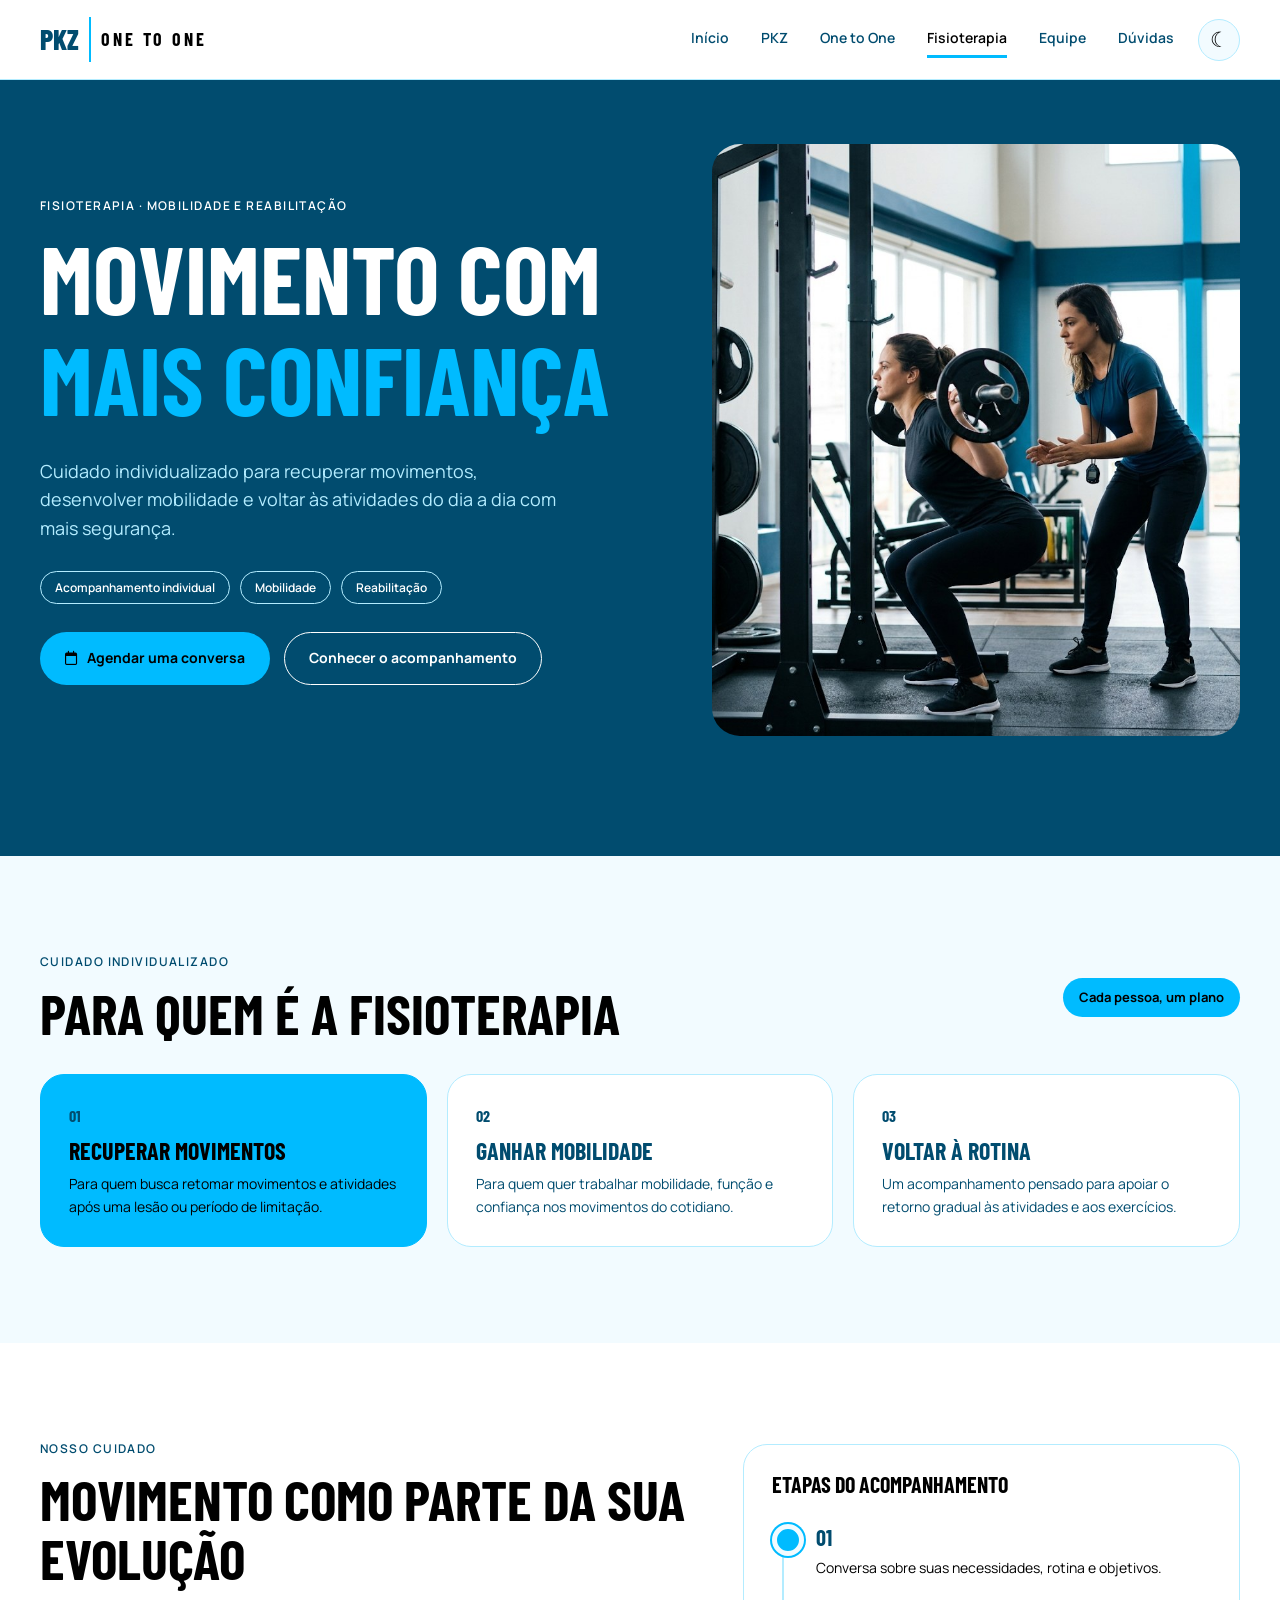
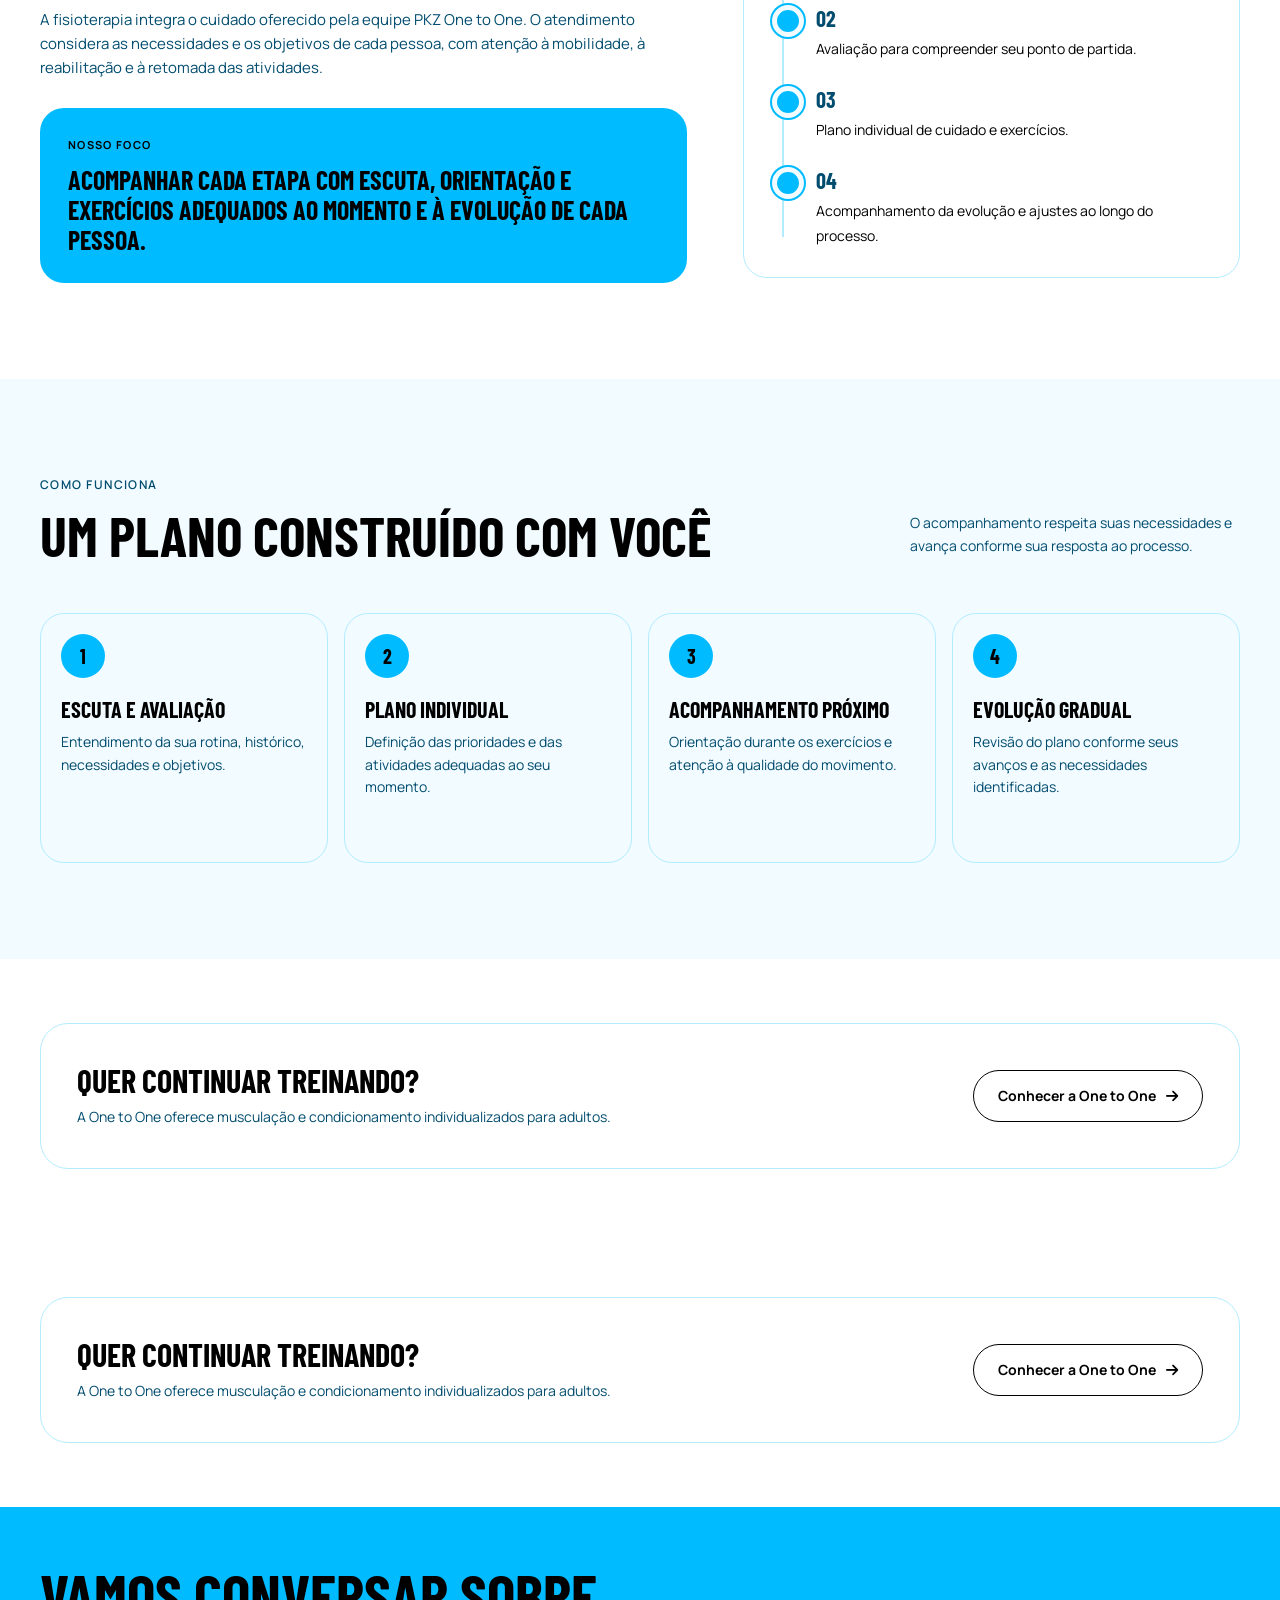
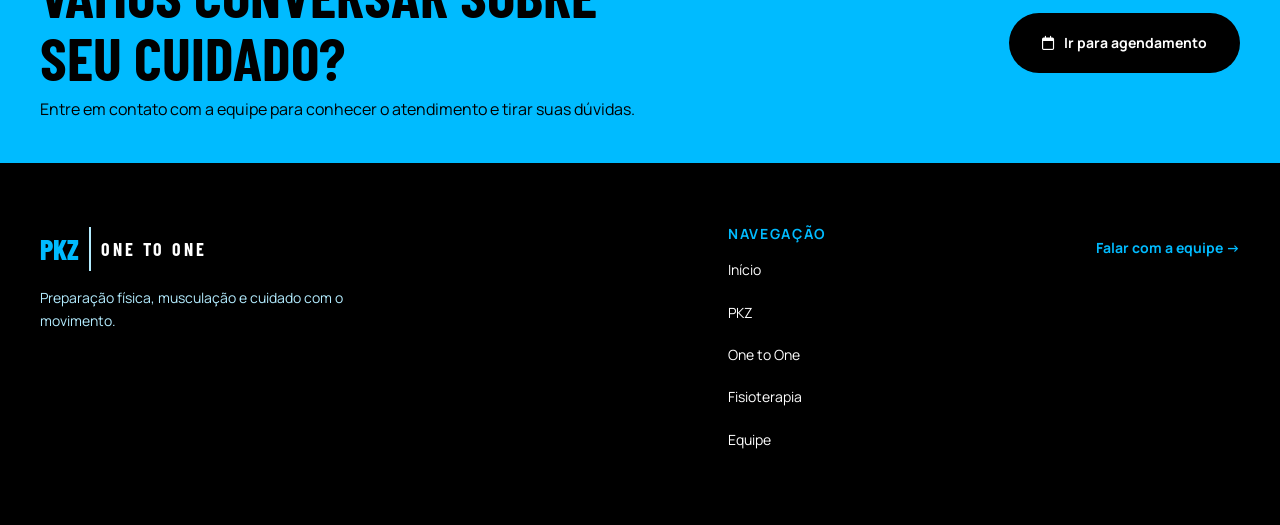
<file: Fisioterapia.html>
<!doctype html>
<html lang="pt-BR">
  <head>
    <meta charset="UTF-8" />
    <meta name="viewport" content="width=device-width, initial-scale=1" />
    <title>Fisioterapia | PKZ One to One</title>
    <meta
      name="description"
      content="Fisioterapia, mobilidade e reabilitação com acompanhamento individualizado."
    />
    <link rel="preconnect" href="https://fonts.googleapis.com" />
    <link rel="preconnect" href="https://fonts.gstatic.com" crossorigin />
    <link
      rel="stylesheet"
      href="https://fonts.googleapis.com/css2?family=Barlow+Condensed:wght@600;700;800&amp;family=Manrope:wght@400;500;600;700&amp;display=swap"
    />
    <link
      rel="stylesheet"
      href="https://cdnjs.cloudflare.com/ajax/libs/font-awesome/6.5.2/css/all.min.css"
    />
    <link rel="stylesheet" href="style.css" />
  </head>
  <body class="pagina-oto">
    <header class="cabecalho">
      <a href="index.html" class="logo"><b>PKZ</b><span>One to One</span></a>
      <nav id="nav" class="menu" aria-label="Menu principal">
        <ul class="menu-lista">
          <li><a href="index.html">Início</a></li>
          <li><a href="PKZ.html">PKZ</a></li>
          <li><a href="OnetoOne.html">One to One</a></li>
          <li><a href="Fisioterapia.html" class="active">Fisioterapia</a></li>
          <li><a href="equipe.html">Equipe</a></li>
          <li><a href="index.html#duvidas">Dúvidas</a></li>
        </ul>
      </nav>
      <button
        class="menu-btn"
        id="menuBtn"
        aria-label="Abrir menu"
        aria-controls="nav"
        aria-expanded="false"
      >
        <span></span><span></span>
      </button>
    </header>
    <main>
      <section class="hero" id="inicio">
        <div class="container hero__inner">
          <div class="hero__text">
            <p class="eyebrow eyebrow--light">
              Fisioterapia · Mobilidade e reabilitação
            </p>
            <h1>
              Movimento com<br /><span class="destaque">mais confiança</span>
            </h1>
            <p class="lead">
              Cuidado individualizado para recuperar movimentos, desenvolver
              mobilidade e voltar às atividades do dia a dia com mais segurança.
            </p>
            <ul class="tags">
              <li>Acompanhamento individual</li>
              <li>Mobilidade</li>
              <li>Reabilitação</li>
            </ul>
            <div class="actions">
              <a href="agendamento.html" class="btn btn--primary"
                ><i class="fa-regular fa-calendar"></i> Agendar uma conversa</a
              >
              <a href="#metodologia" class="btn btn--outline"
                >Conhecer o acompanhamento</a
              >
            </div>
          </div>
          <img
            class="hero__img"
            src="imagens/15-pagina-one-to-one-topo.jpg"
            alt="Treinadora orientando uma aluna durante um exercício"
          />
        </div>
      </section>
      <section class="section" id="publico">
        <div class="container">
          <div class="section__head">
            <div>
              <p class="eyebrow">Cuidado individualizado</p>
              <h2>Para quem é a fisioterapia</h2>
            </div>
            <span class="pill">Cada pessoa, um plano</span>
          </div>
          <div class="grid grid--3">
            <article class="card card--accent">
              <span class="num">01</span>
              <h3>Recuperar movimentos</h3>
              <p>
                Para quem busca retomar movimentos e atividades após uma lesão
                ou período de limitação.
              </p>
            </article>
            <article class="card card--dark">
              <span class="num">02</span>
              <h3>Ganhar mobilidade</h3>
              <p>
                Para quem quer trabalhar mobilidade, função e confiança nos
                movimentos do cotidiano.
              </p>
            </article>
            <article class="card card--dark">
              <span class="num">03</span>
              <h3>Voltar à rotina</h3>
              <p>
                Um acompanhamento pensado para apoiar o retorno gradual às
                atividades e aos exercícios.
              </p>
            </article>
          </div>
        </div>
      </section>
      <section class="section section--deep" id="historia">
        <div class="container split">
          <div>
            <p class="eyebrow">Nosso cuidado</p>
            <h2>Movimento como parte da sua evolução</h2>
            <p class="muted">
              A fisioterapia integra o cuidado oferecido pela equipe PKZ One to
              One. O atendimento considera as necessidades e os objetivos de
              cada pessoa, com atenção à mobilidade, à reabilitação e à retomada
              das atividades.
            </p>
            <div class="focus">
              <p class="focus-label">Nosso foco</p>
              <p class="focus-texto">
                Acompanhar cada etapa com escuta, orientação e exercícios
                adequados ao momento e à evolução de cada pessoa.
              </p>
            </div>
          </div>
          <aside class="timeline">
            <h3>Etapas do acompanhamento</h3>
            <ol>
              <li>
                <strong>01</strong
                ><span
                  >Conversa sobre suas necessidades, rotina e objetivos.</span
                >
              </li>
              <li>
                <strong>02</strong
                ><span>Avaliação para compreender seu ponto de partida.</span>
              </li>
              <li>
                <strong>03</strong
                ><span>Plano individual de cuidado e exercícios.</span>
              </li>
              <li>
                <strong>04</strong
                ><span
                  >Acompanhamento da evolução e ajustes ao longo do
                  processo.</span
                >
              </li>
            </ol>
          </aside>
        </div>
      </section>
      <section class="section" id="metodologia">
        <div class="container">
          <div class="section__head section__head--end">
            <div>
              <p class="eyebrow">Como funciona</p>
              <h2>Um plano construído com você</h2>
            </div>
            <p class="muted side-note">
              O acompanhamento respeita suas necessidades e avança conforme sua
              resposta ao processo.
            </p>
          </div>
          <div class="grid grid--4">
            <article class="card card--outline">
              <span class="step">1</span>
              <h3>Escuta e avaliação</h3>
              <p>
                Entendimento da sua rotina, histórico, necessidades e objetivos.
              </p>
            </article>
            <article class="card card--outline">
              <span class="step">2</span>
              <h3>Plano individual</h3>
              <p>
                Definição das prioridades e das atividades adequadas ao seu
                momento.
              </p>
            </article>
            <article class="card card--outline">
              <span class="step">3</span>
              <h3>Acompanhamento próximo</h3>
              <p>
                Orientação durante os exercícios e atenção à qualidade do
                movimento.
              </p>
            </article>
            <article class="card card--outline">
              <span class="step">4</span>
              <h3>Evolução gradual</h3>
              <p>
                Revisão do plano conforme seus avanços e as necessidades
                identificadas.
              </p>
            </article>
          </div>
        </div>
      </section>
      <section class="section section--deep section--tight">
        <div class="container">
          <div class="banner">
            <div>
              <h3>Quer continuar treinando?</h3>
              <p>
                A One to One oferece musculação e condicionamento
                individualizados para adultos.
              </p>
            </div>
            <a href="OnetoOne.html" class="btn btn--outline"
              >Conhecer a One to One <i class="fa-solid fa-arrow-right"></i
            ></a>
          </div>
        </div>
      </div>
    </section>
    <section class="section section--deep section--tight"><div class="container"><div class="banner"><div><h3>Quer continuar treinando?</h3><p>A One to One oferece musculação e condicionamento individualizados para adultos.</p></div><a href="OnetoOne.html" class="btn btn--outline">Conhecer a One to One <i class="fa-solid fa-arrow-right"></i></a></div></div></section>
    <section class="cta" id="agendar"><div class="container cta__inner"><div><h2>Vamos conversar sobre seu cuidado?</h2><p>Entre em contato com a equipe para conhecer o atendimento e tirar suas dúvidas.</p></div><a href="agendamento.html" class="btn btn--black"><i class="fa-regular fa-calendar"></i> Ir para agendamento</a></div></section>
  </main>
  <footer class="rodape">
    <section class="rodape-marca" aria-label="PKZ One to One"><a href="index.html" class="logo"><b>PKZ</b><span>One to One</span></a><p class="rodape-texto">Preparação física, musculação e cuidado com o movimento.</p></section>
    <nav class="rodape-menu" aria-label="Navegação do rodapé"><h2>Navegação</h2><ul><li><a href="index.html">Início</a></li><li><a href="PKZ.html">PKZ</a></li><li><a href="OnetoOne.html">One to One</a></li><li><a href="Fisioterapia.html">Fisioterapia</a></li><li><a href="equipe.html">Equipe</a></li></ul></nav>
    <a class="rodape-link" href="agendamento.html">Falar com a equipe →</a>
  </footer>
  <script src="script.js"></script>
</body>
</html>
</file>
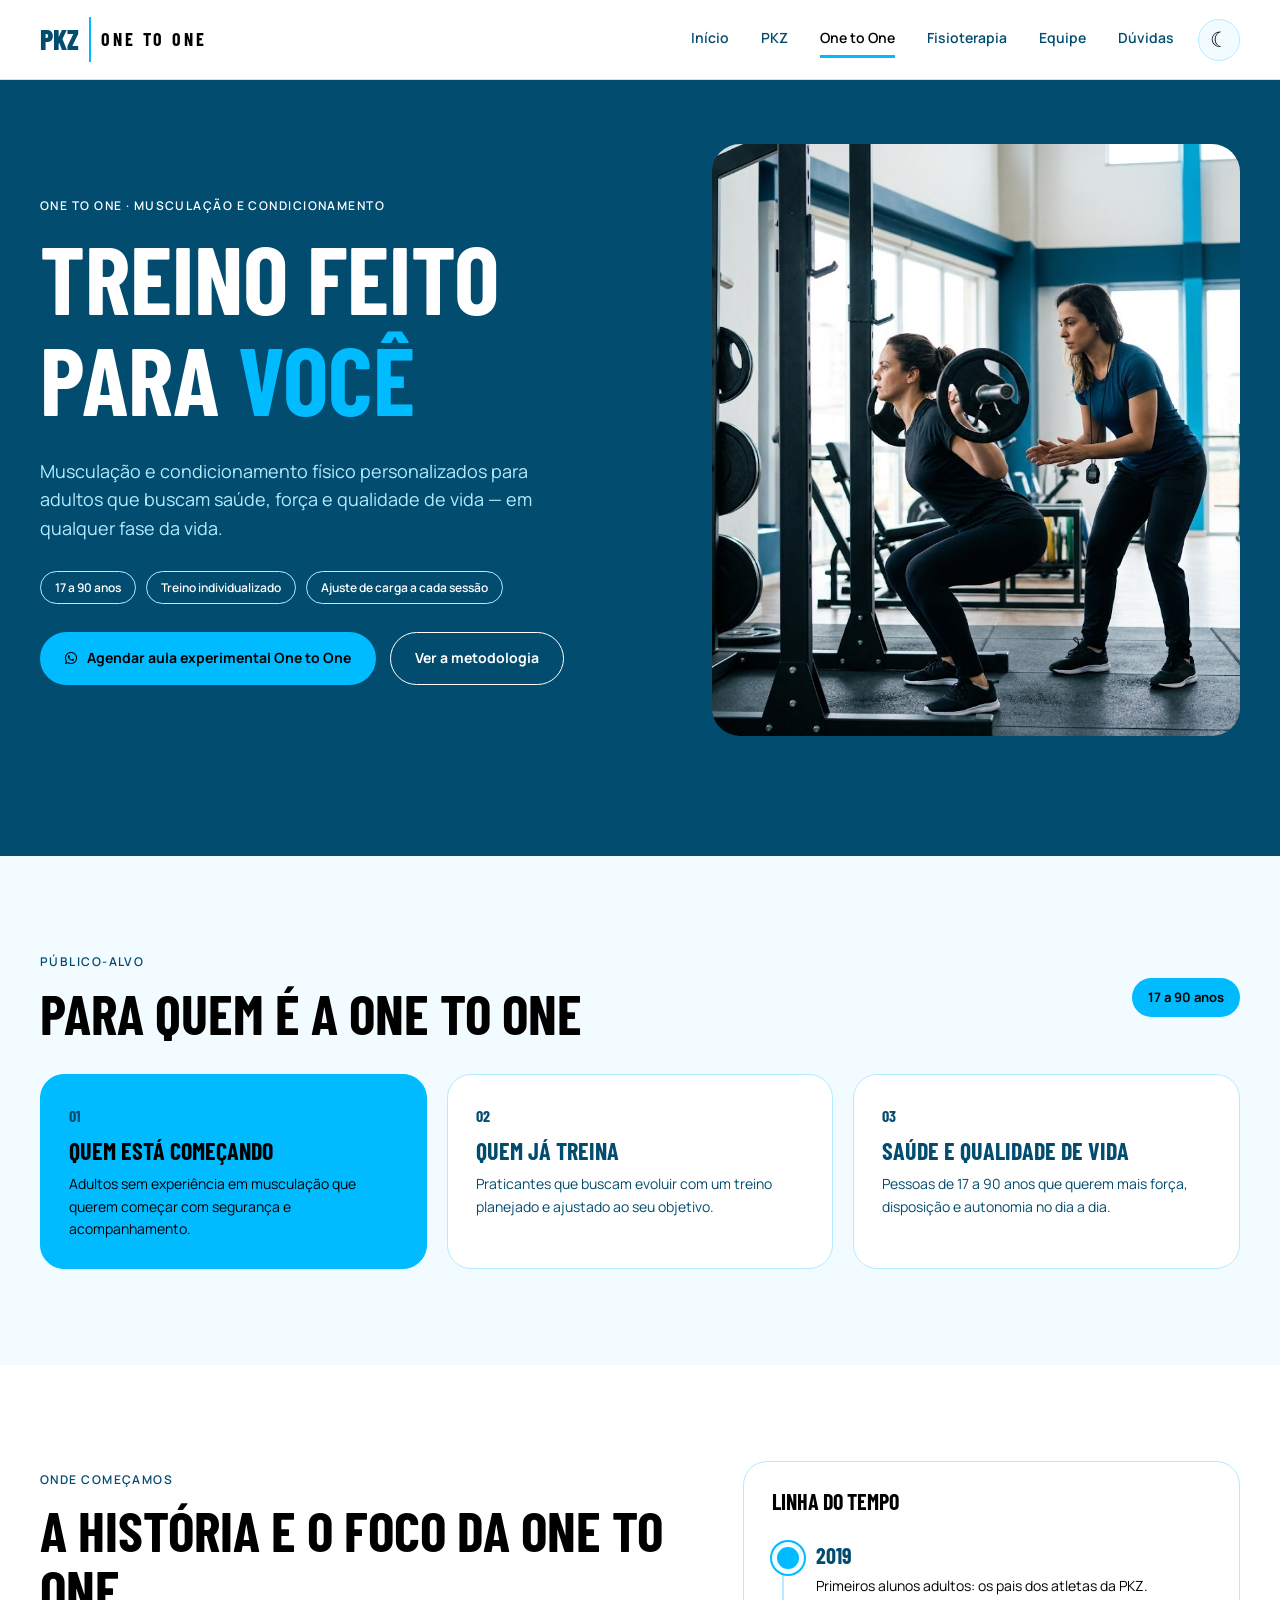
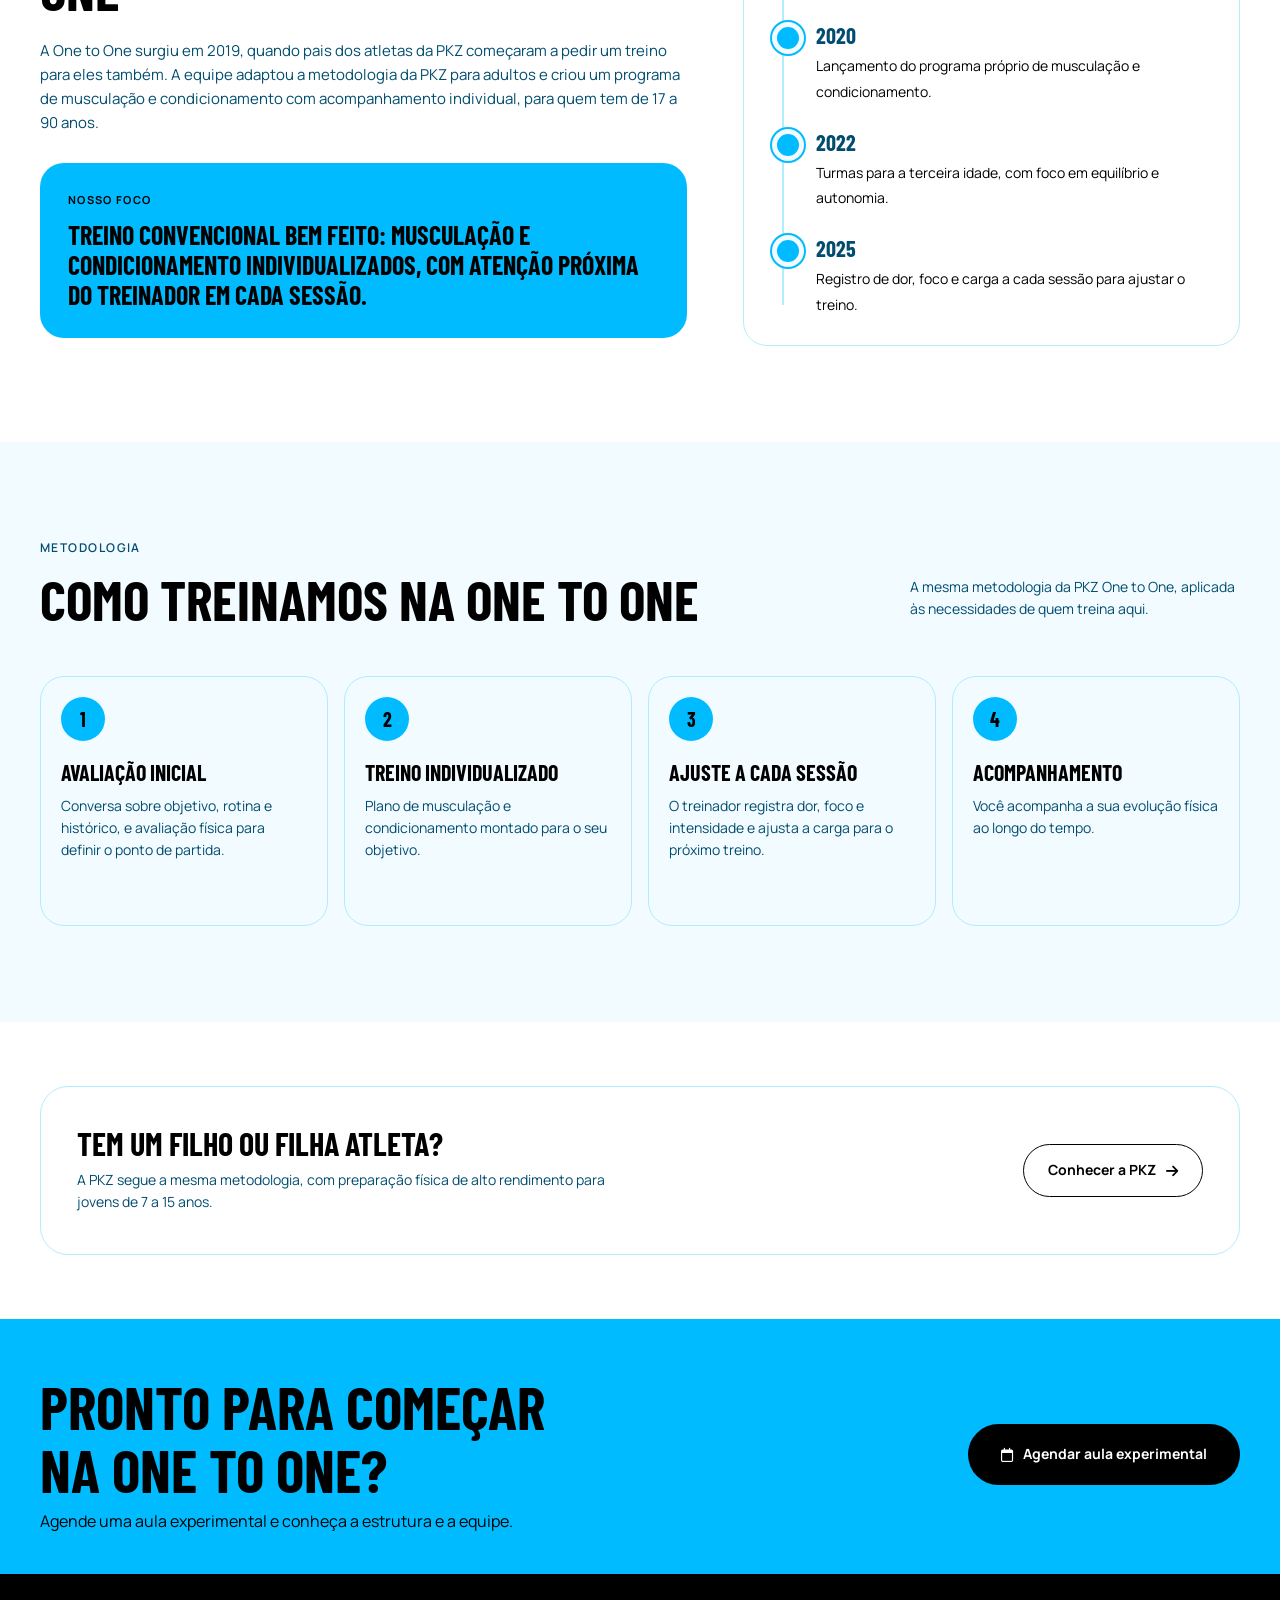
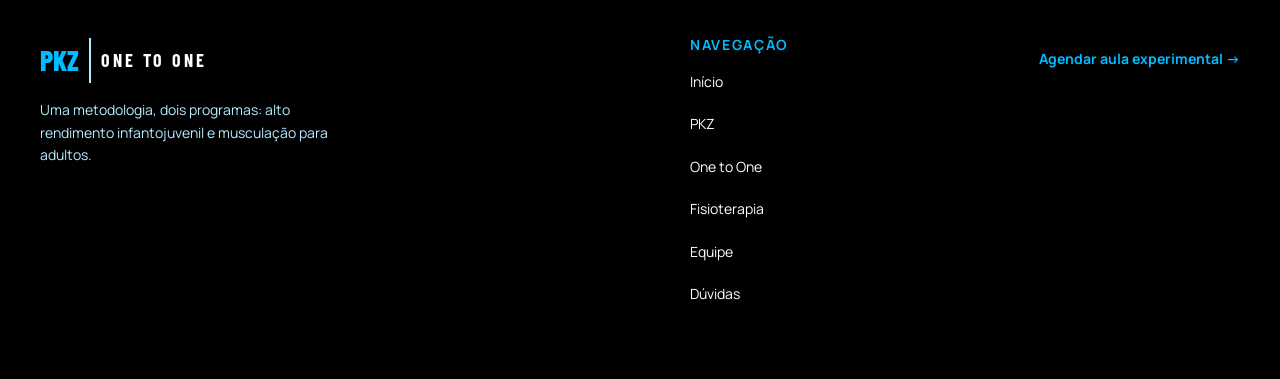
<file: OnetoOne.html>
<!DOCTYPE html>
<html lang="pt-BR">
<head>
  <meta charset="UTF-8">
  <meta name="viewport" content="width=device-width, initial-scale=1">
  <title>One to One | PKZ</title>
  <meta name="description" content="Musculação e condicionamento físico personalizados para adultos de 17 a 90 anos.">
  <link rel="preconnect" href="https://fonts.googleapis.com">
  <link rel="preconnect" href="https://fonts.gstatic.com" crossorigin>
  <link rel="stylesheet" href="https://fonts.googleapis.com/css2?family=Barlow+Condensed:wght@600;700;800&amp;family=Manrope:wght@400;500;600;700&amp;display=swap">
  <link rel="stylesheet" href="https://cdnjs.cloudflare.com/ajax/libs/font-awesome/6.5.2/css/all.min.css">
  <link rel="stylesheet" href="style.css">
</head>
<body class="pagina-oto">

<header class="cabecalho">
    <a href="index.html" class="logo"><b>PKZ</b><span>One to One</span></a>

    <!-- Menu -->
    <nav id="nav" class="menu" aria-label="Menu principal">
      <ul class="menu-lista">
      <li><a href="index.html">Início</a></li>
      <li><a href="PKZ.html">PKZ</a></li>
      <li><a href="OnetoOne.html" class="active">One to One</a></li>
      <li><a href="Fisioterapia.html">Fisioterapia</a></li>
      <li><a href="equipe.html">Equipe</a></li>
      <li><a href="index.html#duvidas">Dúvidas</a></li>
      </ul>
    </nav>

    <!-- Botão do menu hambúrguer (só no celular) -->
    <button class="menu-btn" id="menuBtn" aria-label="Abrir menu" aria-controls="nav" aria-expanded="false">
      <span></span><span></span>
    </button>
  </header>

<main>
  <section class="hero" id="inicio">
    <div class="container hero__inner">
      <div class="hero__text">
        <p class="eyebrow eyebrow--light">One to One · Musculação e condicionamento</p>
        <h1>Treino feito<br>para <span class="destaque">você</span></h1>
        <p class="lead">Musculação e condicionamento físico personalizados para adultos que buscam saúde, força e qualidade de vida — em qualquer fase da vida.</p>
        <ul class="tags">
          <li>17 a 90 anos</li><li>Treino individualizado</li><li>Ajuste de carga a cada sessão</li>
        </ul>
        <div class="actions">
          <a href="#agendar" class="btn btn--primary">
            <i class="fa-brands fa-whatsapp"></i>
            Agendar aula experimental One to One
          </a>
          <a href="#metodologia" class="btn btn--outline">Ver a metodologia</a>
        </div>
      </div>
      <img class="hero__img" src="imagens/15-pagina-one-to-one-topo.jpg" alt="Treinadora orientando uma aluna no agachamento com barra">
    </div>
  </section>

  <section class="section" id="publico">
    <div class="container">
      <div class="section__head">
        <div>
          <p class="eyebrow">Público-alvo</p>
          <h2>Para quem é a One to One</h2>
        </div>
        <span class="pill">17 a 90 anos</span>
      </div>
      <div class="grid grid--3">
        <article class="card card--accent">
          <span class="num">01</span>
          <h3>Quem está começando</h3>
          <p>Adultos sem experiência em musculação que querem começar com segurança e acompanhamento.</p>
        </article>
        <article class="card card--dark">
          <span class="num">02</span>
          <h3>Quem já treina</h3>
          <p>Praticantes que buscam evoluir com um treino planejado e ajustado ao seu objetivo.</p>
        </article>
        <article class="card card--dark">
          <span class="num">03</span>
          <h3>Saúde e qualidade de vida</h3>
          <p>Pessoas de 17 a 90 anos que querem mais força, disposição e autonomia no dia a dia.</p>
        </article>
      </div>
    </div>
  </section>

  <section class="section section--deep" id="historia">
    <div class="container split">
      <div>
        <p class="eyebrow">Onde começamos</p>
        <h2>A história e o foco da One to One</h2>
        <p class="muted">A One to One surgiu em 2019, quando pais dos atletas da PKZ começaram a pedir um treino para eles também. A equipe adaptou a metodologia da PKZ para adultos e criou um programa de musculação e condicionamento com acompanhamento individual, para quem tem de 17 a 90 anos.</p>
        <div class="focus">
          <p class="focus-label">Nosso foco</p>
          <p class="focus-texto">Treino convencional bem feito: musculação e condicionamento individualizados, com atenção próxima do treinador em cada sessão.</p>
        </div>
      </div>
      <aside class="timeline">
        <h3>Linha do tempo</h3>
        <ol>
          <li><strong>2019</strong><span>Primeiros alunos adultos: os pais dos atletas da PKZ.</span></li>
          <li><strong>2020</strong><span>Lançamento do programa próprio de musculação e condicionamento.</span></li>
          <li><strong>2022</strong><span>Turmas para a terceira idade, com foco em equilíbrio e autonomia.</span></li>
          <li><strong>2025</strong><span>Registro de dor, foco e carga a cada sessão para ajustar o treino.</span></li>
        </ol>
      </aside>
    </div>
  </section>

  <section class="section" id="metodologia">
    <div class="container">
      <div class="section__head section__head--end">
        <div>
          <p class="eyebrow">Metodologia</p>
          <h2>Como treinamos na One to One</h2>
        </div>
        <p class="muted side-note">A mesma metodologia da PKZ One to One, aplicada às necessidades de quem treina aqui.</p>
      </div>
      <div class="grid grid--4">
        <article class="card card--outline">
          <span class="step">1</span>
          <h3>Avaliação inicial</h3>
          <p>Conversa sobre objetivo, rotina e histórico, e avaliação física para definir o ponto de partida.</p>
        </article>
        <article class="card card--outline">
          <span class="step">2</span>
          <h3>Treino individualizado</h3>
          <p>Plano de musculação e condicionamento montado para o seu objetivo.</p>
        </article>
        <article class="card card--outline">
          <span class="step">3</span>
          <h3>Ajuste a cada sessão</h3>
          <p>O treinador registra dor, foco e intensidade e ajusta a carga para o próximo treino.</p>
        </article>
        <article class="card card--outline">
          <span class="step">4</span>
          <h3>Acompanhamento</h3>
          <p>Você acompanha a sua evolução física ao longo do tempo.</p>
        </article>
      </div>
    </div>
  </section>

  <section class="section section--deep section--tight">
    <div class="container">
      <div class="banner">
        <div>
          <h3>Tem um filho ou filha atleta?</h3>
          <p>A PKZ segue a mesma metodologia, com preparação física de alto rendimento para jovens de 7 a 15 anos.</p>
        </div>
        <a href="PKZ.html" class="btn btn--outline">Conhecer a PKZ
          <i class="fa-solid fa-arrow-right"></i>
        </a>
      </div>
    </div>
  </section>

  <section class="cta" id="agendar">
    <div class="container cta__inner">
      <div>
        <h2>Pronto para começar na One to One?</h2>
        <p>Agende uma aula experimental e conheça a estrutura e a equipe.</p>
      </div>
      <a href="agendamento.html" class="btn btn--black">
        <i class="fa-regular fa-calendar"></i>
        Agendar aula experimental
      </a>
    </div>
  </section>
</main>

<footer class="rodape">
    <section class="rodape-marca" aria-label="PKZ One to One">
      <a href="index.html" class="logo"><b>PKZ</b><span>One to One</span></a>
      <p class="rodape-texto">Uma metodologia, dois programas: alto rendimento infantojuvenil e musculação para adultos.</p>
    </section>

    <nav class="rodape-menu" aria-label="Navegação do rodapé">
      <h2>Navegação</h2>
      <ul>
        <li><a href="index.html">Início</a></li>
        <li><a href="PKZ.html">PKZ</a></li>
        <li><a href="OnetoOne.html">One to One</a></li>
        <li><a href="Fisioterapia.html">Fisioterapia</a></li>
        <li><a href="equipe.html">Equipe</a></li>
        <li><a href="index.html#duvidas">Dúvidas</a></li>
      </ul>
    </nav>

    <a class="rodape-link" href="agendamento.html">Agendar aula experimental →</a>
  </footer>

<script src="script.js"></script>
</body>
</html>
</file>
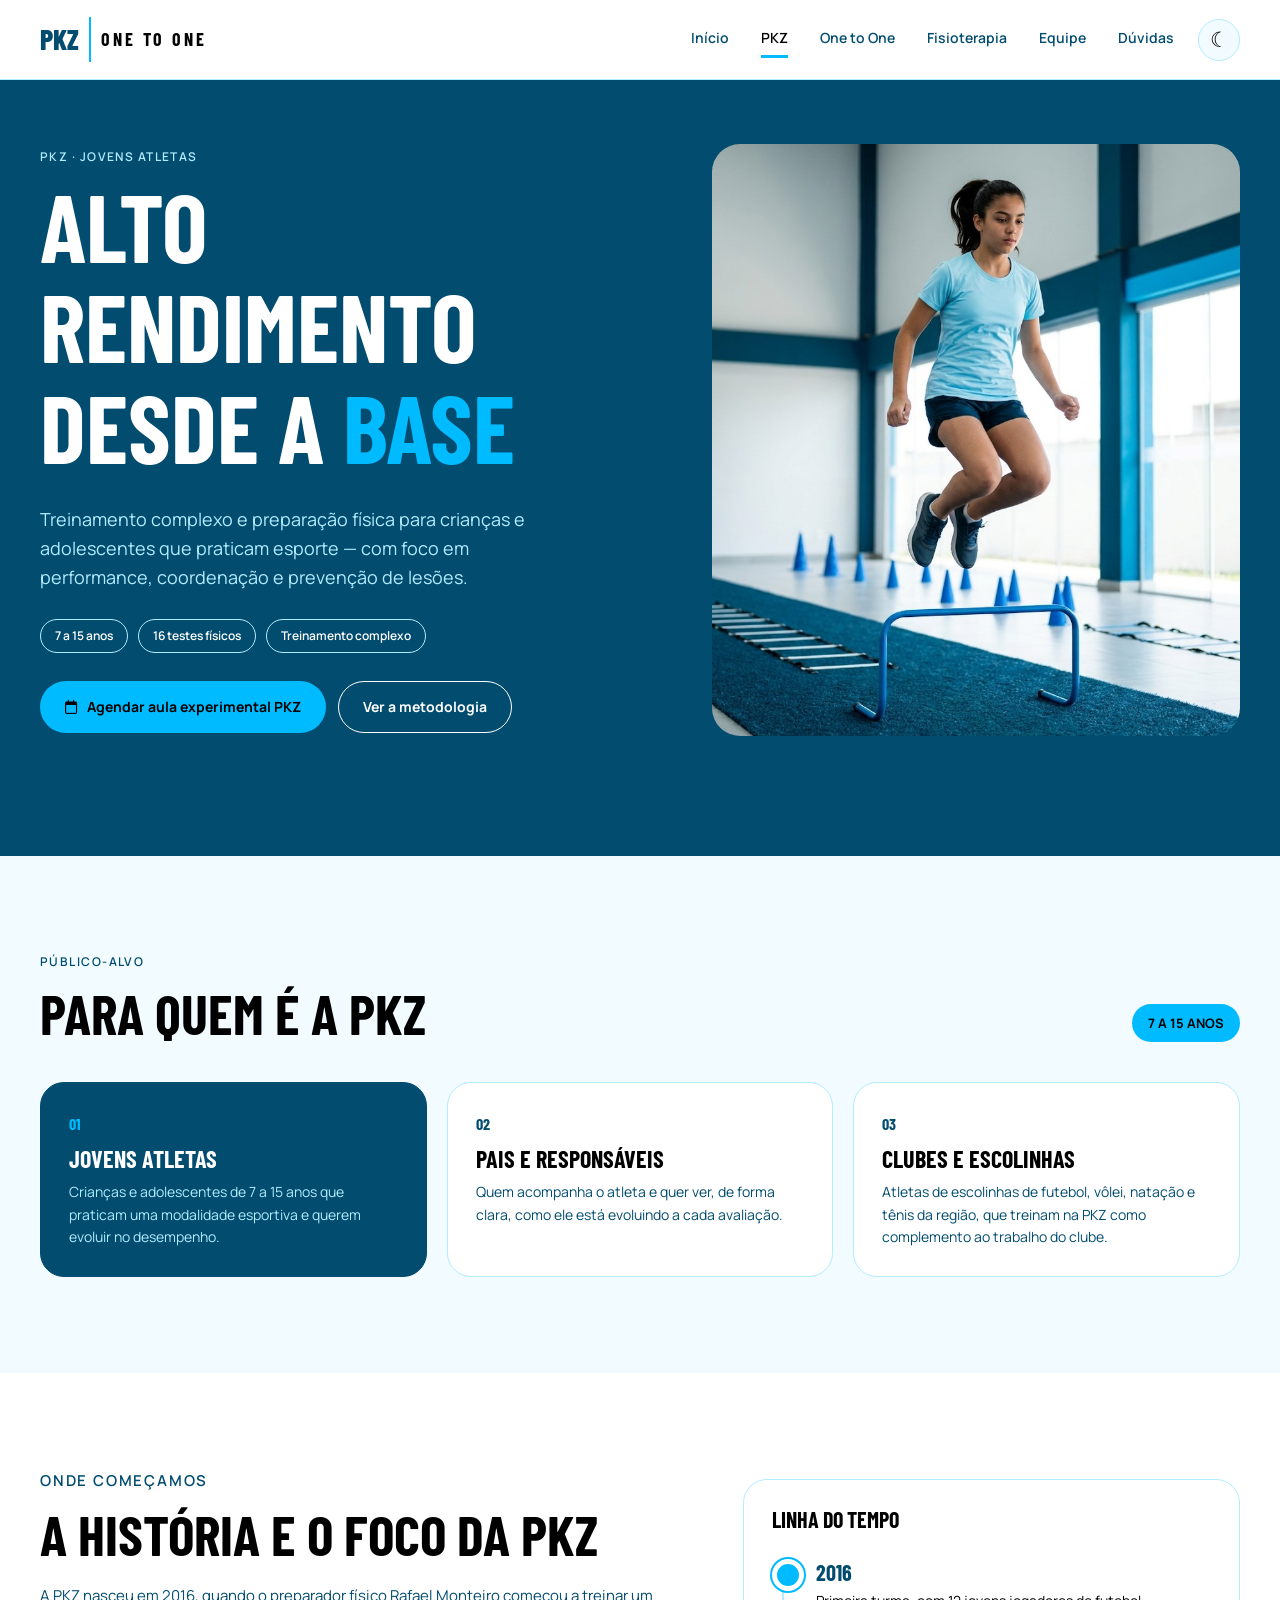
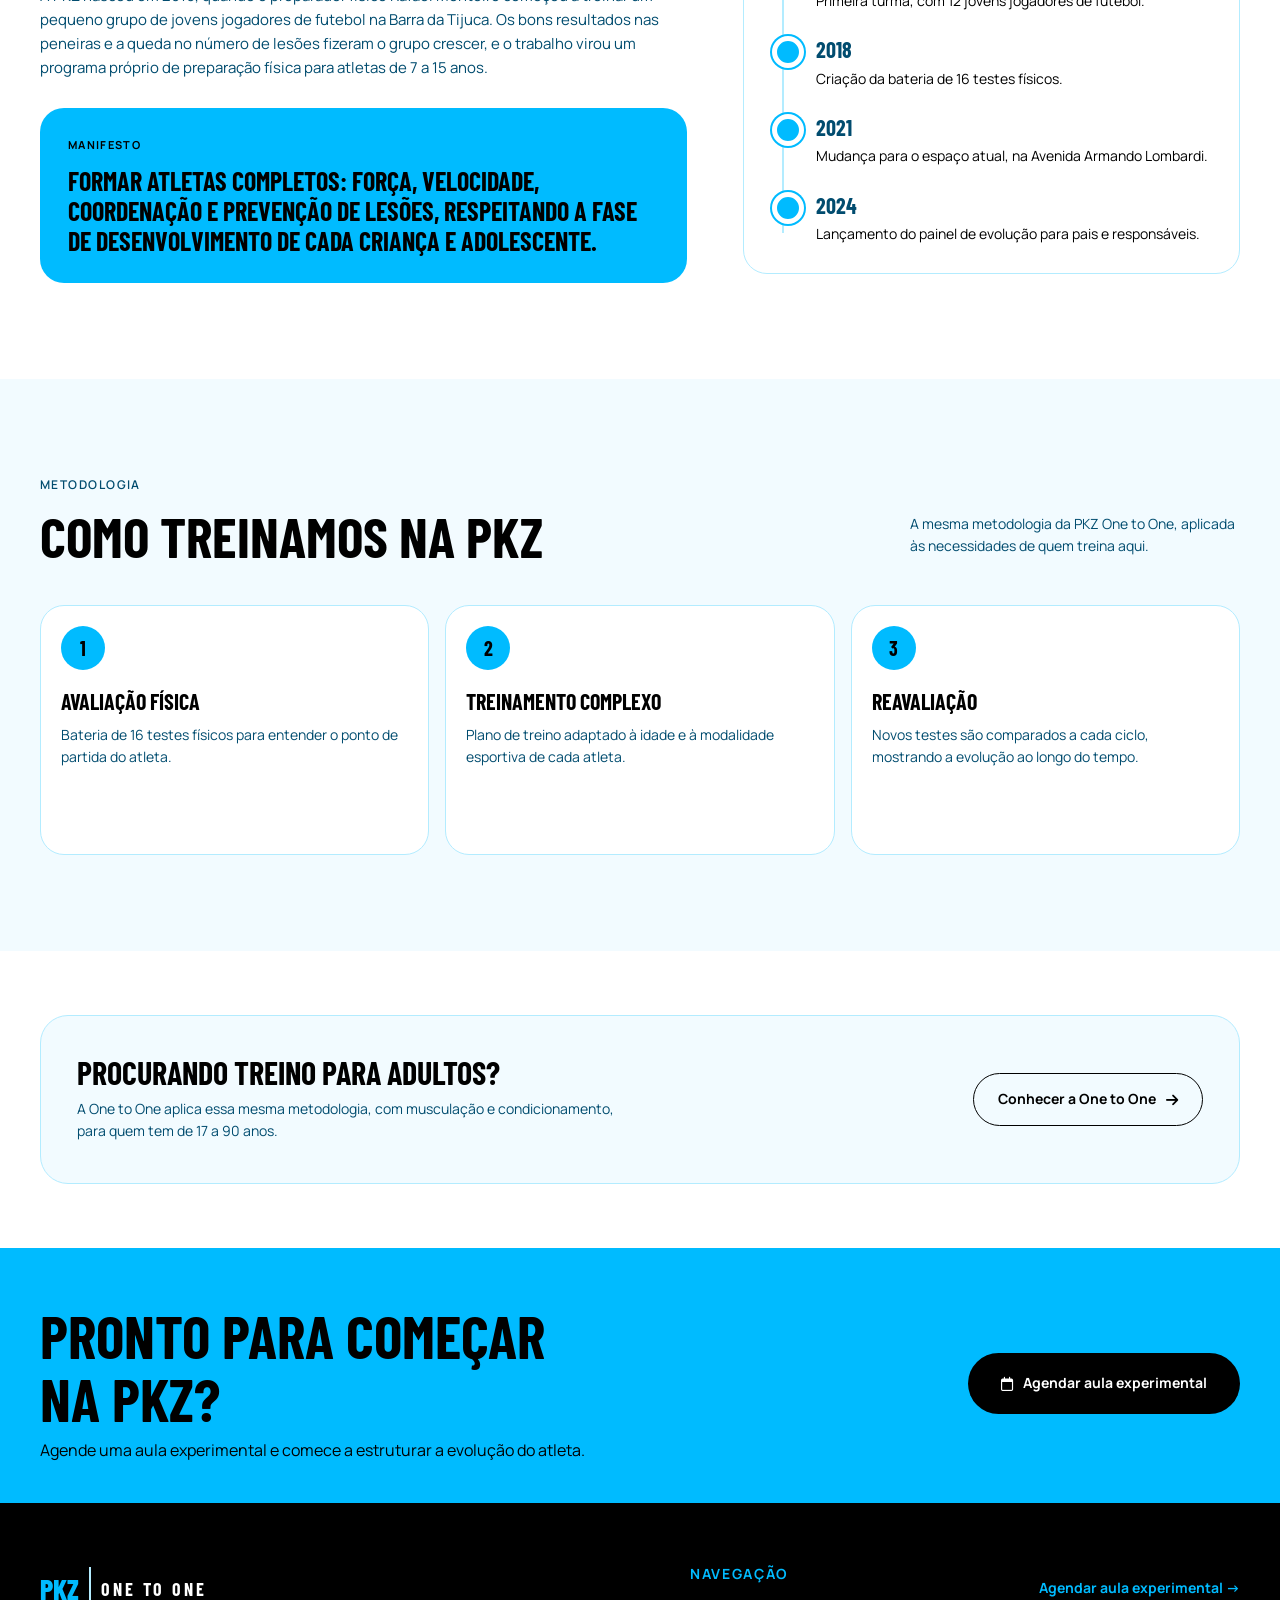
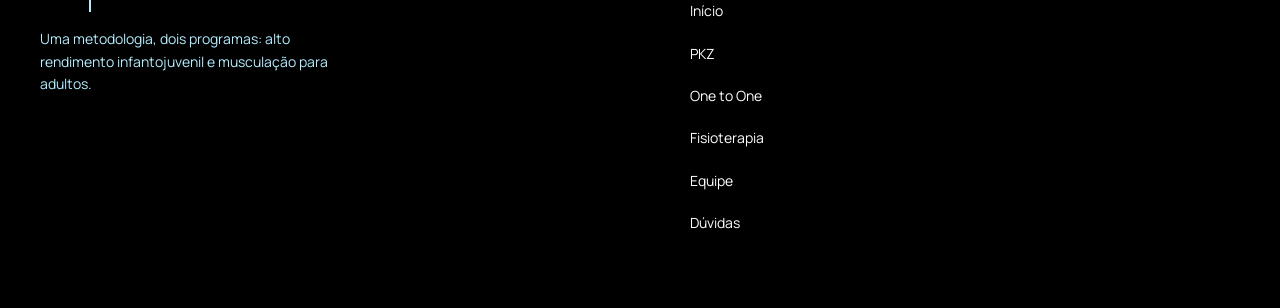
<file: PKZ.html>
<!doctype html>
<html lang="pt-BR">
  <head>
    <meta charset="UTF-8" />
    <meta name="viewport" content="width=device-width, initial-scale=1.0" />
    <title>PKZ - Jovens Atletas</title>
    <link
      rel="stylesheet"
      href="https://fonts.googleapis.com/css2?family=Barlow+Condensed:wght@600;700;800&amp;family=Manrope:wght@400;500;600;700&amp;display=swap"
    />
    <link
      rel="stylesheet"
      href="https://cdnjs.cloudflare.com/ajax/libs/font-awesome/6.5.2/css/all.min.css"
    />
    <link rel="stylesheet" href="style.css" />
    <script src="script.js" defer></script>
  </head>
  <body class="pagina-pkz">
    <header class="cabecalho">
      <a href="index.html" class="logo"><b>PKZ</b><span>One to One</span></a>

      <!-- Menu -->
      <nav id="nav" class="menu" aria-label="Menu principal">
        <ul class="menu-lista">
          <li><a href="index.html">Início</a></li>
          <li><a href="PKZ.html" class="active">PKZ</a></li>
          <li><a href="OnetoOne.html">One to One</a></li>
          <li><a href="Fisioterapia.html">Fisioterapia</a></li>
          <li><a href="equipe.html">Equipe</a></li>
          <li><a href="index.html#duvidas">Dúvidas</a></li>
        </ul>
      </nav>

      <!-- Botão do menu hambúrguer (só no celular) -->
      <button
        class="menu-btn"
        id="menuBtn"
        aria-label="Abrir menu"
        aria-controls="nav"
        aria-expanded="false"
      >
        <span></span><span></span>
      </button>
    </header>
    <main>
      <section class="hero">
        <div class="hero-content">
          <p class="hero-brand">PKZ · JOVENS ATLETAS</p>
          <h1 class="hero-title">ALTO RENDIMENTO DESDE A <span>BASE</span></h1>
          <p class="hero-description">
            Treinamento complexo e preparação física para crianças e
            adolescentes que praticam esporte — com foco em performance,
            coordenação e prevenção de lesões.
          </p>
          <ul class="features">
            <li>7 a 15 anos</li>
            <li>16 testes físicos</li>
            <li>Treinamento complexo</li>
          </ul>
          <div class="hero-actions">
            <a class="button button-primary" href="#cta">
              <i class="fa-regular fa-calendar"></i>
              Agendar aula experimental PKZ
            </a>
            <a class="button button-outline" href="#methodology">
              Ver a metodologia
            </a>
          </div>
        </div>
        <div class="hero-image">
          <img
            src="./imagens/14-pagina-pkz-topo.jpg" width="500" height="500"
            alt="Jovem atleta durante um treino físico"
          />
        </div>
      </section>
      <section class="audience" id="audience">
        <div class="section-header">
          <div>
            <p class="section-eyebrow">PÚBLICO-ALVO</p>
            <h2 id="audience-title">PARA QUEM É A PKZ</h2>
          </div>
          <p class="audience-age">7 a 15 anos</p>
        </div>
        <ul class="audience-list">
          <li class="audience-card audience-card-highlight">
            <span class="card-number">01</span>
            <h3>JOVENS ATLETAS</h3>
            <p>
              Crianças e adolescentes de 7 a 15 anos que praticam uma modalidade
              esportiva e querem evoluir no desempenho.
            </p>
          </li>
          <li class="audience-card">
            <span class="card-number">02</span>
            <h3>PAIS E RESPONSÁVEIS</h3>
            <p>
              Quem acompanha o atleta e quer ver, de forma clara, como ele está
              evoluindo a cada avaliação.
            </p>
          </li>
          <li class="audience-card">
            <span class="card-number">03</span>
            <h3>CLUBES E ESCOLINHAS</h3>
            <p>
              Atletas de escolinhas de futebol, vôlei, natação e tênis da
              região, que treinam na PKZ como complemento ao trabalho do clube.
            </p>
          </li>
        </ul>
      </section>

      <section class="history" id="history">
        <div class="history-content">
          <p class="section-eyebrow">ONDE COMEÇAMOS</p>
          <h2 id="history-title">A HISTÓRIA E O FOCO DA PKZ</h2>
          <p>
            A PKZ nasceu em 2016, quando o preparador físico Rafael Monteiro
            começou a treinar um pequeno grupo de jovens jogadores de futebol na
            Barra da Tijuca. Os bons resultados nas peneiras e a queda no número
            de lesões fizeram o grupo crescer, e o trabalho virou um programa
            próprio de preparação física para atletas de 7 a 15 anos.
          </p>

          <aside class="manifesto">
            <p class="manifesto-label">MANIFESTO</p>
            <p class="manifesto-text">
              FORMAR ATLETAS COMPLETOS: FORÇA, VELOCIDADE, COORDENAÇÃO E
              PREVENÇÃO DE LESÕES, RESPEITANDO A FASE DE DESENVOLVIMENTO DE CADA
              CRIANÇA E ADOLESCENTE.
            </p>
          </aside>
        </div>
        <aside class="timeline">
          <h3 id="timeline-title">LINHA DO TEMPO</h3>
          <ol class="timeline-list">
            <li class="timeline-item">
              <strong class="timeline-year">2016</strong>
              <p>Primeira turma, com 12 jovens jogadores de futebol.</p>
            </li>
            <li class="timeline-item">
              <strong class="timeline-year">2018</strong>
              <p>Criação da bateria de 16 testes físicos.</p>
            </li>
            <li class="timeline-item">
              <strong class="timeline-year">2021</strong>
              <p>Mudança para o espaço atual, na Avenida Armando Lombardi.</p>
            </li>
            <li class="timeline-item">
              <strong class="timeline-year">2024</strong>
              <p>Lançamento do painel de evolução para pais e responsáveis.</p>
            </li>
          </ol>
        </aside>
      </section>

      <section class="methodology" id="methodology">
        <div class="section-header">
          <div>
            <p class="section-eyebrow">METODOLOGIA</p>
            <h2 id="methodology-title">COMO TREINAMOS NA PKZ</h2>
          </div>
          <p class="section-note">
            A mesma metodologia da PKZ One to One, aplicada às necessidades de
            quem treina aqui.
          </p>
        </div>
        <ol class="methodology-list">
          <li class="methodology-card">
            <span class="step-number">1</span>
            <h3>AVALIAÇÃO FÍSICA</h3>
            <p>
              Bateria de 16 testes físicos para entender o ponto de partida do
              atleta.
            </p>
          </li>
          <li class="methodology-card">
            <span class="step-number">2</span>
            <h3>TREINAMENTO COMPLEXO</h3>
            <p>
              Plano de treino adaptado à idade e à modalidade esportiva de cada
              atleta.
            </p>
          </li>
          <li class="methodology-card">
            <span class="step-number">3</span>
            <h3>REAVALIAÇÃO</h3>
            <p>
              Novos testes são comparados a cada ciclo, mostrando a evolução ao
              longo do tempo.
            </p>
          </li>
        </ol>
      </section>
      <section class="adults-banner">
        <div class="adults-text">
          <h2 id="adults-title">PROCURANDO TREINO PARA ADULTOS?</h2>
          <p>
            A One to One aplica essa mesma metodologia, com musculação e
            condicionamento, para quem tem de 17 a 90 anos.
          </p>
        </div>
        <a class="button button-outline" href="OnetoOne.html">
          Conhecer a One to One
          <i class="fa-solid fa-arrow-right"></i>
        </a>
      </section>

      <section class="cta-final" id="cta">
        <div class="cta-text">
          <h2 id="cta-title">PRONTO PARA COMEÇAR NA PKZ?</h2>
          <p>
            Agende uma aula experimental e comece a estruturar a evolução do
            atleta.
          </p>
        </div>
        <a class="button button-dark" href="agendamento.html">
          <i class="fa-regular fa-calendar"></i>
          Agendar aula experimental
        </a>
      </section>
    </main>
    <footer class="rodape">
      <section class="rodape-marca" aria-label="PKZ One to One">
        <a href="index.html" class="logo"><b>PKZ</b><span>One to One</span></a>
        <p class="rodape-texto">
          Uma metodologia, dois programas: alto rendimento infantojuvenil e
          musculação para adultos.
        </p>
      </section>

      <nav class="rodape-menu" aria-label="Navegação do rodapé">
        <h2>Navegação</h2>
        <ul>
          <li><a href="index.html">Início</a></li>
          <li><a href="PKZ.html">PKZ</a></li>
          <li><a href="OnetoOne.html">One to One</a></li>
          <li><a href="Fisioterapia.html">Fisioterapia</a></li>
          <li><a href="equipe.html">Equipe</a></li>
          <li><a href="index.html#duvidas">Dúvidas</a></li>
        </ul>
      </nav>

      <a class="rodape-link" href="agendamento.html"
        >Agendar aula experimental →</a
      >
    </footer>
  </body>
</html>
</file>
<file: style.css>
/* CORES */
:root {
  color-scheme: light;
  --fundo: #ffffff;
  --fundo-suave: #f2fbff;
  --fundo-destaque: #014c6f;
  --cartao: #ffffff;
  --cabecalho: #ffffff;
  --borda: #b3ecff;
  --texto: #000000;
  --texto-suave: #014c6f;
  --rotulo: #014c6f;
  --destaque: #00bbff;
  --texto-sobre-destaque: #000000;
  --texto-hero: #ffffff;
  --texto-hero-suave: #b3ecff;
  --menu-link: #014c6f;
  --menu-ativo: #000000;
  --rodape: #000000;
  --rodape-texto: #ffffff;
  --card-visita: #014c6f;
  --card-visita-texto: #ffffff;
  --card-visita-link: #b3ecff;
  --logo: #014c6f;

  --font-head: "Barlow Condensed", "Arial Narrow", sans-serif;
  --font-body: "Manrope", Arial, sans-serif;
}

:root[data-tema="escuro"] {
  color-scheme: dark;
  --fundo: #101820;
  --fundo-suave: #172630;
  --fundo-destaque: #0a2b3e;
  --cartao: #1b2b36;
  --cabecalho: #131e27;
  --borda: #315367;
  --texto: #f2f6f8;
  --texto-suave: #bfd0da;
  --rotulo: #4caacc;
  --destaque: #00bbff;
  --texto-sobre-destaque: #06131b;
  --texto-hero: #f5fbff;
  --texto-hero-suave: #c6d9e3;
  --menu-link: #e1edf2;
  --menu-ativo: #ffffff;
  --rodape: #080f15;
  --rodape-texto: #f2f6f8;
  --card-visita: #12394e;
  --card-visita-texto: #ffffff;
  --card-visita-link: #c6eafa;
  --logo: #9fe5ff;
}


/* CSS GERAL*/
* {
  margin: 0;
  padding: 0;
  box-sizing: border-box;
}

html {
  scroll-behavior: smooth;
}


body {
  display: flex;
  flex-direction: column;
  min-height: 100vh;
  background-color: var(--fundo);
  color: var(--texto);
  font-family: var(--font-body);
  font-size: 16px;
  line-height: 1.6;
}

main {
  flex: 1;
}

img {
  max-width: 100%;
  height: auto;
  display: block;
}

a {
  color: inherit;
  text-decoration: none;
}

ul,
ol {
  list-style: none;
}

button {
  font-family: inherit;
  font-size: inherit;
  cursor: pointer;
}

h1,
h2,
h3 {
  font-family: var(--font-head);
  line-height: 1.05;
  text-transform: uppercase;
}

/* Contorno de foco para quem navega pelo teclado */
:focus-visible {
  outline: 3px solid var(--destaque);
  outline-offset: 3px;
}


/* CABEÇALHO E MENU (mobile-first: hambúrguer no celular) */
.cabecalho {
  position: sticky;
  top: 0;
  z-index: 10;
  display: flex;
  align-items: center;
  gap: 12px;
  min-height: 64px;
  padding: 8px 16px;
  background-color: var(--cabecalho);
  border-bottom: 1px solid var(--borda);
}

.logo {
  display: flex;
  align-items: center;
  gap: 10px;
  font-family: var(--font-head);
  font-weight: 700;
  text-transform: uppercase;
}

.logo b {
  padding-right: 10px;
  border-right: 2px solid var(--destaque);
  color: var(--logo);
  font-size: 24px;
  font-weight: 800;
}

.logo span {
  font-size: 15px;
  letter-spacing: 0.16em;
}

/* Botão hambúrguer */
.menu-btn {
  display: flex;
  flex-direction: column;
  justify-content: center;
  align-items: center;
  gap: 6px;
  width: 44px;
  height: 44px;
  margin-left: auto;
  background: none;
  border: 0;
}

.tema-btn {
  display: inline-grid;
  flex: 0 0 42px;
  place-items: center;
  width: 42px;
  height: 42px;
  margin-left: auto;
  border: 1px solid var(--borda);
  border-radius: 50%;
  background: var(--fundo-suave);
  color: var(--texto);
  font-size: 21px;
  line-height: 1;
  transition: background-color 0.2s, border-color 0.2s, color 0.2s;
}

.tema-btn:hover {
  border-color: var(--destaque);
  background: var(--fundo);
}

.tema-btn + .menu-btn {
  margin-left: 0;
}

.menu-btn span {
  width: 24px;
  height: 2px;
  background-color: var(--texto);
  transition: transform 0.2s;
}

.menu-btn[aria-expanded="true"] span:nth-child(1) {
  transform: translateY(4px) rotate(45deg);
}

.menu-btn[aria-expanded="true"] span:nth-child(2) {
  transform: translateY(-4px) rotate(-45deg);
}

/* Menu no celular: lista que abre embaixo do cabeçalho */
.menu {
  display: none;
  position: absolute;
  top: 100%;
  left: 0;
  right: 0;
  padding: 8px 16px 20px;
  background-color: var(--cabecalho);
  border-bottom: 1px solid var(--borda);
}

.menu.activated {
  display: block;
}

.menu-lista {
  display: flex;
  flex-direction: column;
  gap: 4px;
}

.menu-lista a {
  display: inline-block;
  padding: 10px 0;
  color: var(--menu-link);
  font-weight: 600;
  border-bottom: 3px solid transparent;
  transition: color 0.2s, border-color 0.2s;
}

.menu-lista a:hover {
  color: var(--destaque);
}

.menu-lista a.active {
  color: var(--menu-ativo);
  border-bottom-color: var(--destaque);
}


/* RODAPÉ */
.rodape {
  display: flex;
  flex-direction: column;
  gap: 16px;
  padding: 48px 16px;
  background-color: var(--rodape);
  color: var(--rodape-texto);
}

.rodape .logo b {
  border-color: #b3ecff;
  color: var(--destaque);
}

.rodape-texto {
  max-width: 320px;
  margin-top: 16px;
  color: #b3ecff;
  font-size: 14px;
}

.rodape .rodape-menu h2 {
  margin-bottom: 8px;
  color: var(--destaque);
  font-family: var(--font-body);
  font-size: 14px;
  letter-spacing: 0.12em;
}

.rodape-menu a,
.rodape-link {
  display: inline-block;
  padding: 10px 0;
  font-size: 14px;
  transition: color 0.2s;
}

.rodape-menu a:hover,
.rodape-link:hover {
  color: var(--destaque);
}

.rodape-link {
  color: var(--destaque);
  font-weight: 700;
}


/* RESPONSIVIDADE (mobile-first) */
/* Tablet: menu normal, sem hambúrguer */
@media (min-width: 768px) {
  .cabecalho {
    gap: 24px;
    padding: 12px 32px;
  }

  .menu-btn {
    display: none;
  }

  .tema-btn {
    margin-left: 0;
  }

  .menu {
    display: block;
    position: static;
    margin-left: auto;
    padding: 0;
    background: none;
    border: 0;
  }

  .menu-lista {
    flex-direction: row;
    gap: 20px;
  }

  .menu-lista a {
    padding: 6px 0;
    font-size: 14px;
  }

  .rodape {
    flex-direction: row;
    align-items: flex-start;
    justify-content: space-between;
    gap: 48px;
    padding: 48px 32px;
  }

  .rodape-marca {
    flex: 2;
  }

  .rodape-menu {
    flex: 1;
  }
}

/* Desktop: conteúdo limitado a 1200px e centralizado */
@media (min-width: 1024px) {
  .cabecalho {
    min-height: 80px;
    padding: 12px max(24px, calc((100% - 1200px) / 2));
  }

  .logo b {
    font-size: 28px;
  }

  .logo span {
    font-size: 18px;
  }

  .menu-lista {
    gap: 32px;
  }

  .rodape {
    padding: 64px max(24px, calc((100% - 1200px) / 2));
  }
}

@media (prefers-reduced-motion: reduce) {
  html {
    scroll-behavior: auto;
  }

  * {
    transition: none !important;
  }
}


/* 6. CSS DA LANDING PAGE mobile-first */

/* ---------- Seções e títulos ---------- */
.pagina-landing .secao {
  padding: 64px 16px;
}

.pagina-landing .secao-cabecalho {
  margin-bottom: 32px;
}

.pagina-landing .eyebrow {
  margin-bottom: 12px;
  color: var(--rotulo);
  font-size: 14px;
  font-weight: 700;
  letter-spacing: 0.12em;
  text-transform: uppercase;
}

.pagina-landing .section-title {
  font-size: 40px;
  font-weight: 800;
}

.pagina-landing .destaque {
  color: var(--destaque);
}

/* ---------- Selos (pílulas) ---------- */
.pagina-landing .selo {
  display: inline-block;
  padding: 6px 14px;
  border-radius: 999px;
  font-size: 14px;
  font-weight: 700;
}

.pagina-landing .selo-claro {
  background-color: #b3ecff;
  color: #014c6f;
}

.pagina-landing .selo-escuro {
  background-color: #014c6f;
  color: #ffffff;
}

.pagina-landing .selo-contorno {
  border: 1px solid #b3ecff;
  color: #ffffff;
}

/* ---------- Botões ---------- */
.pagina-landing .botao,
.pagina-landing .botao-contorno {
  display: inline-flex;
  align-items: center;
  justify-content: center;
  gap: 10px;
  min-height: 52px;
  padding: 0 24px;
  border-radius: 999px;
  font-weight: 700;
  transition: background-color 0.2s, color 0.2s;
}

.pagina-landing .botao {
  background-color: var(--destaque);
  color: #000000;
}

.pagina-landing .botao:hover {
  background-color: #b3ecff;
}

.pagina-landing .botao-escuro {
  background-color: #06121a;
  color: #ffffff;
}

.pagina-landing .botao-escuro:hover {
  background-color: #014c6f;
  color: #ffffff;
}

.pagina-landing .botao-contorno {
  border: 2px solid var(--rotulo);
  color: var(--rotulo);
}

.pagina-landing .botao-contorno:hover {
  background-color: var(--rotulo);
  color: var(--fundo);
}

/* ---------- Hero ---------- */
.pagina-landing .hero {
  display: flex;
  flex-direction: column;
  gap: 32px;
  background-color: var(--fundo-destaque);
  color: var(--texto-hero);
}

.pagina-landing .selos {
  display: flex;
  flex-wrap: wrap;
  gap: 10px;
  margin-bottom: 24px;
}

.pagina-landing .hero h1 {
  margin-bottom: 20px;
  font-size: 40px;
  font-weight: 800;
}

.pagina-landing .hero-texto p {
  max-width: 520px;
  color: var(--texto-hero-suave);
  font-size: 16px;
}

.pagina-landing .hero-imagem {
  width: 100%;
  aspect-ratio: 4 / 3;
  object-fit: cover;
  border-radius: 24px;
  background-color: #0b2230;
}

/* ---------- Estrutura (galeria) ---------- */
.pagina-landing .estrutura {
  background-color: var(--fundo-suave);
}

.pagina-landing .galeria {
  display: flex;
  flex-wrap: wrap;
  gap: 12px;
}

.pagina-landing .galeria li {
  width: calc(50% - 6px);
  height: 160px;
  overflow: hidden;
  border-radius: 24px;
  background-color: #014c6f;
}

.pagina-landing .galeria .galeria-principal {
  width: 100%;
  height: 240px;
}

.pagina-landing .galeria img {
  width: 100%;
  height: 100%;
  object-fit: cover;
}

.pagina-landing .card-visita {
  display: flex;
  flex-direction: column;
  justify-content: flex-end;
  height: 100%;
  padding: 16px;
  background-color: var(--card-visita);
  color: var(--card-visita-link);
  font-size: 14px;
  font-weight: 700;
  transition: background-color 0.2s;
}

.pagina-landing .card-visita h3 {
  color: var(--card-visita-texto);
  font-size: 24px;
}

.pagina-landing .card-visita:hover {
  background-color: #00bbff;
  color: #000000;
}

.pagina-landing .card-visita:hover h3 {
  color: #000000;
}

/* ---------- Equipe ---------- */
.pagina-landing .lista-equipe {
  display: flex;
  flex-wrap: wrap;
  gap: 24px;
}

.pagina-landing .card-treinador {
  width: 100%;
  padding-bottom: 24px;
  border: 1px solid var(--borda);
  border-radius: 24px;
  background-color: var(--cartao);
  transition: border-color 0.2s;
}

.pagina-landing .card-treinador:hover {
  border-color: var(--destaque);
}

.pagina-landing .card-treinador img {
  width: 100%;
  height: 440px;
  object-fit: cover;
  border-radius: 24px 24px 0 0;
  background-color: #014c6f;
}

.pagina-landing .card-treinador .selo {
  margin: 16px 20px 8px;
  padding: 4px 10px;
}

.pagina-landing .card-treinador h3 {
  margin: 0 20px 6px;
  font-size: 22px;
}

.pagina-landing .card-treinador p:nth-child(4) {
  margin: 0 20px;
  color: var(--texto-suave);
  font-size: 14px;
}

/* Título "Quem cuida do seu treino" clicável, com a seta (>) */
.pagina-landing .titulo-link {
  display: inline-flex;
  align-items: center;
  gap: 16px;
  transition: color 0.2s;
}

.pagina-landing .titulo-link i {
  font-size: 0.6em;
  color: var(--destaque);
  transition: transform 0.2s;
}

.pagina-landing .titulo-link:hover {
  color: var(--rotulo);
}

.pagina-landing .titulo-link:hover i {
  transform: translateX(6px);
}

/* ---------- Localização ---------- */
.pagina-landing .localizacao {
  display: flex;
  flex-direction: column;
  gap: 32px;
}

.pagina-landing .localizacao address {
  margin-top: 20px;
  font-style: normal;
  line-height: 1.8;
}

.pagina-landing .localizacao address i {
  margin-right: 6px;
  color: var(--destaque);
}

.pagina-landing .mapa {
  display: flex;
  min-height: 300px;
  overflow: hidden;
  border: 1px solid var(--borda);
  border-radius: 24px;
  background-color: var(--fundo-suave);
}

.pagina-landing .mapa iframe {
  flex: 1;
  width: 100%;
  min-height: 300px;
  border: 0;
}

/* ---------- Dúvidas (sanfona) ---------- */
.pagina-landing .duvidas {
  display: flex;
  flex-direction: column;
  gap: 32px;
  background-color: var(--fundo-destaque);
  color: #ffffff;
}

.pagina-landing .duvidas .eyebrow {
  color: #b3ecff;
}

.pagina-landing .duvidas-texto p:nth-child(3) {
  margin: 16px 0 24px;
  color: #b3ecff;
}

.pagina-landing .lista-faq {
  display: flex;
  flex-direction: column;
  gap: 12px;
}

.pagina-landing .faq-item {
  overflow: hidden;
  border-radius: 16px;
  background-color: rgba(179, 236, 255, 0.10);
}

.pagina-landing .faq-heading {
  font-family: var(--font-body);
  font-size: 16px;
  text-transform: none;
}

.pagina-landing .faq-question {
  display: flex;
  align-items: center;
  justify-content: space-between;
  gap: 16px;
  width: 100%;
  min-height: 64px;
  padding: 16px 20px;
  border: 0;
  background-color: transparent;
  color: #ffffff;
  font-weight: 700;
  text-align: left;
}

.pagina-landing .faq-icon {
  position: relative;
  flex-shrink: 0;
  width: 32px;
  height: 32px;
  border-radius: 50%;
  background-color: #00bbff;
}

/* Sinal de + feito com dois traços; vira − quando a resposta abre */
.pagina-landing .faq-icon::before,
.pagina-landing .faq-icon::after {
  content: "";
  position: absolute;
  top: 50%;
  left: 50%;
  width: 12px;
  height: 2px;
  background-color: #000000;
  transform: translateX(-50%) translateY(-50%);
}

.pagina-landing .faq-icon::after {
  transform: translateX(-50%) translateY(-50%) rotate(90deg);
  transition: transform 0.2s;
}

.pagina-landing .faq-question[aria-expanded="true"] .faq-icon::after {
  transform: translateX(-50%) translateY(-50%) rotate(0deg);
}

.pagina-landing .faq-panel {
  display: none;
  padding: 0 20px 20px;
  background-color: #ffffff;
  color: #000000;
}

.pagina-landing .faq-panel a {
  color: #014c6f;
  font-weight: 700;
  text-decoration: underline;
}

.pagina-landing .faq-panel.aberto {
  display: block;
}

/* Pergunta aberta: fundo branco, como no Figma */
.pagina-landing .faq-question[aria-expanded="true"] {
  background-color: #ffffff;
  color: #014c6f;
}

/* ---------- Programas (PKZ ou One to One) ---------- */
.pagina-landing .programas {
  display: flex;
  flex-wrap: wrap;
  gap: 24px;
}

.pagina-landing .programas .secao-cabecalho {
  width: 100%;
  margin-bottom: 0;
}

.pagina-landing .programa {
  display: flex;
  flex-direction: column;
  gap: 16px;
  width: 100%;
  overflow: hidden;
  border: 1px solid var(--borda);
  border-radius: 28px;
  background-color: var(--cartao);
}

.pagina-landing .programa img {
  width: 100%;
  height: 220px;
  object-fit: cover;
  background-color: #014c6f;
}

.pagina-landing .programa > p,
.pagina-landing .programa h3,
.pagina-landing .programa-lista,
.pagina-landing .programa-botao {
  margin-left: 24px;
  margin-right: 24px;
}

.pagina-landing .programa-nome {
  display: flex;
  align-items: center;
  gap: 14px;
  color: #00bbff;
  font-family: var(--font-head);
  font-size: 30px;
  font-weight: 800;
  text-transform: uppercase;
}

.pagina-landing .programa-idade {
  padding: 6px 12px;
  border-radius: 999px;
  background-color: #014c6f;
  color: #ffffff;
  font-family: var(--font-body);
  font-size: 14px;
  font-weight: 700;
  text-transform: none;
}

.pagina-landing .programa h3 {
  font-size: 30px;
  font-weight: 700;
}

.pagina-landing .programa-lista {
  display: flex;
  flex-direction: column;
  gap: 10px;
  color: var(--rotulo);
  font-size: 15px;
  font-weight: 600;
}

.pagina-landing .programa-lista i {
  margin-right: 8px;
  color: #00bbff;
}

.pagina-landing .programa-botao {
  display: inline-flex;
  align-self: flex-start;
  align-items: center;
  gap: 10px;
  min-height: 54px;
  margin-top: auto;
  margin-bottom: 32px;
  padding: 0 26px;
  border-radius: 999px;
  background-color: #014c6f;
  color: #ffffff;
  font-weight: 700;
  transition: background-color 0.2s, color 0.2s;
}

.pagina-landing .programa-botao:hover {
  background-color: #00bbff;
  color: #000000;
}

/* ---------- Chamada final ---------- */
.pagina-landing .chamada {
  display: flex;
  flex-direction: column;
  align-items: flex-start;
  gap: 16px;
  background-color: #00bbff;
  color: #000000;
}

.pagina-landing .chamada h2 {
  font-size: 40px;
  font-weight: 800;
}

/* ---------- Tablet (768px) ---------- */
@media (min-width: 768px) {
  .pagina-landing .secao {
    padding: 80px 32px;
  }

  .pagina-landing .section-title {
    font-size: 52px;
  }

  .pagina-landing .hero {
    flex-direction: row;
    align-items: center;
  }

  .pagina-landing .hero-texto {
    flex: 1;
  }

  .pagina-landing .hero-imagem {
    width: 42%;
    aspect-ratio: 346 / 388;
  }

  .pagina-landing .hero h1 {
    font-size: 64px;
  }

  .pagina-landing .card-treinador {
    width: calc(50% - 12px);
  }

  .pagina-landing .localizacao {
    flex-direction: row;
    align-items: stretch;
  }

  .pagina-landing .localizacao-texto {
    width: 40%;
  }

  .pagina-landing .mapa {
    flex: 1;
  }

  .pagina-landing .programa {
    width: calc(50% - 12px);
  }

  .pagina-landing .chamada {
    flex-direction: row;
    flex-wrap: wrap;
    align-items: center;
    justify-content: space-between;
  }
}

/* ---------- Desktop (1024px) ---------- */
@media (min-width: 1024px) {
  .pagina-landing .secao {
    padding: 112px max(24px, calc((100% - 1200px) / 2));
  }

  .pagina-landing .section-title {
    font-size: 64px;
  }

  .pagina-landing .hero h1 {
    font-size: 96px;
  }

  .pagina-landing .hero-texto p {
    font-size: 18px;
  }

  /* Galeria: foto grande à esquerda e 4 menores em 2 colunas */
  .pagina-landing .galeria {
    flex-direction: column;
    height: 520px;
    gap: 16px;
  }

  .pagina-landing .galeria li {
    width: calc(25% - 12px);
    height: calc(50% - 8px);
  }

  .pagina-landing .galeria .galeria-principal {
    width: calc(50% - 8px);
    height: 100%;
  }

  .pagina-landing .card-treinador {
    width: calc(33.33% - 16px);
  }

  .pagina-landing .duvidas {
    flex-direction: row;
    align-items: flex-start;
    gap: 48px;
  }

  .pagina-landing .duvidas-texto {
    width: 34%;
  }

  .pagina-landing .lista-faq {
    flex: 1;
  }

  .pagina-landing .programa img {
    height: 260px;
  }

  .pagina-landing .programa h3 {
    font-size: 36px;
  }

  .pagina-landing .chamada h2 {
    font-size: 60px;
  }
}


/* CSS DA ONE TO ONE */

.pagina-oto .container {
  max-width: 1248px;
  margin-inline: auto;
  padding: 0 24px;
}

/* Buttons and small elements */

.pagina-oto .btn {
  display: inline-flex;
  align-items: center;
  gap: 10px;
  padding: 14px 24px;
  border-radius: 999px;
  font-weight: 700;
  font-size: 14px;
  border: 1.5px solid transparent;
  cursor: pointer;
  transition: transform .15s, background .2s, color .2s;
}

.pagina-oto .btn:hover { transform: translateY(-2px); }

.pagina-oto .btn--primary {
  background: var(--destaque);
  color: var(--texto-sobre-destaque);
}

.pagina-oto .btn--outline {
  border-color: var(--texto);
  color: var(--texto);
}

.pagina-oto .btn--outline:hover {
  background: var(--texto);
  color: var(--fundo);
}

.pagina-oto .btn--black {
  background: #000;
  color: #fff;
  padding: 18px 32px;
}

.pagina-oto .eyebrow {
  color: var(--destaque);
  font-size: 12px;
  font-weight: 600;
  letter-spacing: .12em;
  text-transform: uppercase;
  margin-bottom: 12px;
}

.pagina-oto .eyebrow--light { color: var(--texto); }

.pagina-oto .muted { color: var(--texto-suave); }

.pagina-oto .pill {
  background: var(--destaque);
  color: var(--texto-sobre-destaque);
  font-weight: 700;
  font-size: 13px;
  padding: 9px 16px;
  border-radius: 999px;
  white-space: nowrap;
}

/* Hero */

.pagina-oto .hero { padding: 64px 0 120px; }

.pagina-oto .hero__inner {
  display: grid;
  grid-template-columns: 1.15fr 1fr;
  gap: 64px;
  align-items: center;
}

.pagina-oto .hero h1 {
  font-size: clamp(56px, 8vw, 96px);
  margin: 8px 0 28px;
}

.pagina-oto .hero h1 .destaque { color: var(--destaque); }

.pagina-oto .lead {
  font-size: 18px;
  color: var(--texto-suave);
  max-width: 520px;
}

.pagina-oto .tags {
  display: flex;
  flex-wrap: wrap;
  gap: 10px;
  list-style: none;
  padding: 0;
  margin: 28px 0;
}

.pagina-oto .tags li {
  border: 1px solid var(--texto-suave);
  border-radius: 999px;
  padding: 6px 14px;
  font-size: 12px;
  font-weight: 600;
}

.pagina-oto .actions {
  display: flex;
  flex-wrap: wrap;
  gap: 14px;
}

.pagina-oto .hero__img {
  width: 100%;
  aspect-ratio: 346 / 388;
  object-fit: cover;
  border-radius: 28px;
}

/* Sections */

.pagina-oto .section { padding: 96px 0; }

.pagina-oto .section--deep { background: var(--fundo-suave); }

.pagina-oto .section--tight { padding: 64px 0; }

.pagina-oto .section__head {
  display: flex;
  justify-content: space-between;
  align-items: center;
  gap: 24px;
  margin-bottom: 32px;
}

.pagina-oto .section__head--end {
  align-items: flex-end;
  margin-bottom: 48px;
}

.pagina-oto h2 { font-size: clamp(36px, 5vw, 56px); }

.pagina-oto .side-note {
  max-width: 330px;
  font-size: 14px;
  padding-bottom: 8px;
}

.pagina-oto .grid {
  display: grid;
  gap: 20px;
}

.pagina-oto .grid--3 { grid-template-columns: repeat(3, 1fr); }

.pagina-oto .grid--4 {
  grid-template-columns: repeat(4, 1fr);
  gap: 16px;
}

.pagina-oto .card {
  border-radius: 24px;
  padding: 28px;
  border: 1px solid var(--borda);
}

.pagina-oto .card h3 {
  font-size: 24px;
  margin: 8px 0 10px;
}

.pagina-oto .card p { font-size: 14px; }

.pagina-oto .card--accent {
  background: var(--destaque);
  color: var(--texto-sobre-destaque);
  border-color: var(--destaque);
}

.pagina-oto .card--accent h3 { color: var(--texto-sobre-destaque); }

.pagina-oto .card--dark { background: var(--cartao); }

.pagina-oto .card--dark h3 { color: var(--destaque); }

.pagina-oto .card--dark p { color: var(--texto-suave); }

.pagina-oto .card--outline {
  background: transparent;
  padding: 20px;
  min-height: 250px;
}

.pagina-oto .card--outline p { color: var(--texto-suave); }

.pagina-oto .card--outline h3 {
  font-size: 22px;
  margin-top: 20px;
}

.pagina-oto .num {
  font-family: var(--font-head);
  font-weight: 700;
  font-size: 16px;
}

.pagina-oto .card--dark .num { color: var(--destaque); }

.pagina-oto .step {
  width: 44px;
  height: 44px;
  border-radius: 50%;
  background: var(--destaque);
  color: var(--texto-sobre-destaque);
  display: grid;
  place-items: center;
  font-family: var(--font-head);
  font-weight: 700;
  font-size: 20px;
}

/* History */

.pagina-oto .split {
  display: grid;
  grid-template-columns: 1.3fr 1fr;
  gap: 56px;
  align-items: center;
}

.pagina-oto .split h2 { margin-bottom: 20px; }

.pagina-oto .split .muted { font-size: 15px; }

.pagina-oto .focus {
  background: var(--destaque);
  color: var(--texto-sobre-destaque);
  border-radius: 24px;
  padding: 28px;
  margin-top: 28px;
}

.pagina-oto .focus-label {
  font-size: 11px;
  font-weight: 700;
  letter-spacing: .12em;
  text-transform: uppercase;
}

.pagina-oto .focus .focus-texto {
  font-family: var(--font-head);
  font-weight: 700;
  font-size: 26px;
  line-height: 1.15;
  text-transform: uppercase;
  margin-top: 12px;
}

.pagina-oto .timeline {
  background: var(--cartao);
  border: 1px solid var(--borda);
  border-radius: 24px;
  padding: 28px;
}

.pagina-oto .timeline h3 {
  font-size: 22px;
  margin-bottom: 24px;
}

.pagina-oto .timeline ol {
  list-style: none;
  margin: 0;
  padding: 0;
  position: relative;
  display: flex;
  flex-direction: column;
  gap: 20px;
}

.pagina-oto .timeline ol::before {
  content: "";
  position: absolute;
  left: 10px;
  top: 12px;
  bottom: 12px;
  width: 2px;
  background: var(--borda);
}

.pagina-oto .timeline li {
  position: relative;
  padding-left: 44px;
}

.pagina-oto .timeline li::before {
  content: "";
  position: absolute;
  left: 0;
  top: 4px;
  width: 22px;
  height: 22px;
  border-radius: 50%;
  background: var(--destaque);
  border: 5px solid var(--fundo-suave);
  box-shadow: 0 0 0 2px var(--destaque);
}

.pagina-oto .timeline strong {
  display: block;
  font-family: var(--font-head);
  font-size: 22px;
  color: var(--destaque);
}

.pagina-oto .timeline span { font-size: 14px; }

/* Banner and CTA */

.pagina-oto .banner {
  display: flex;
  justify-content: space-between;
  align-items: center;
  gap: 32px;
  border: 1px solid var(--borda);
  background: var(--fundo);
  border-radius: 28px;
  padding: 40px 36px;
}

.pagina-oto .banner h3 {
  font-size: 32px;
  margin-bottom: 8px;
}

.pagina-oto .banner p {
  color: var(--texto-suave);
  font-size: 14px;
  max-width: 560px;
}

.pagina-oto .cta {
  background: var(--destaque);
  color: #000;
  padding: 56px 0 40px;
}

.pagina-oto .cta__inner {
  display: flex;
  justify-content: space-between;
  align-items: center;
  gap: 32px;
}

.pagina-oto .cta h2 {
  font-size: clamp(40px, 5vw, 60px);
  max-width: 560px;
  margin-bottom: 8px;
}

/* Responsive */

@media (max-width: 1023px) {
  .pagina-oto .hero__inner,
  .pagina-oto .split { grid-template-columns: 1fr; }

  .pagina-oto .hero__img {
    max-height: 420px;
  }

  .pagina-oto .grid--3 { grid-template-columns: 1fr; }

  .pagina-oto .grid--4 { grid-template-columns: repeat(2, 1fr); }

  .pagina-oto .banner,
  .pagina-oto .cta__inner,
  .pagina-oto .section__head--end {
    flex-direction: column;
    align-items: flex-start;
  }
}

@media (max-width: 767px) {
  .pagina-oto .section { padding: 64px 0; }

  .pagina-oto .hero { padding: 32px 0 72px; }

  .pagina-oto .grid--4 { grid-template-columns: 1fr; }

  .pagina-oto .card--outline { min-height: 0; }

  .pagina-oto .section__head {
    flex-direction: column;
    align-items: flex-start;
  }
}

/* ---------- Cores conforme o Figma ---------- */
.pagina-oto .hero {
  background-color: var(--fundo-destaque);
  color: var(--texto-hero);
}

.pagina-oto .hero .eyebrow,
.pagina-oto .hero h1 {
  color: var(--texto-hero);
}

.pagina-oto .hero .lead {
  color: var(--texto-hero-suave);
}

.pagina-oto .hero .tags li {
  border-color: var(--texto-hero-suave);
  color: var(--texto-hero);
}

.pagina-oto .hero .btn--outline {
  border-color: var(--texto-hero);
  color: var(--texto-hero);
}

.pagina-oto #publico,
.pagina-oto #metodologia {
  background-color: var(--fundo-suave);
}

.pagina-oto #historia,
.pagina-oto .section--tight {
  background-color: var(--fundo);
}

.pagina-oto .eyebrow,
.pagina-oto .num,
.pagina-oto .card--dark h3,
.pagina-oto .card--dark .num,
.pagina-oto .timeline strong {
  color: var(--rotulo);
}

.pagina-oto .hero .eyebrow {
  color: var(--texto-hero);
}


/* CSS DA PKZ (PKZ.html) */

/* ---------- Medidas da página ---------- */

.pagina-pkz {
  --gutter: 20px;
  --side: 20px;
}

.pagina-pkz h2 { font-size: clamp(34px, 9vw, 56px); }

/* ---------- Container ---------- */

.pagina-pkz .container {
  max-width: 1248px;
  margin-inline: auto;
  padding: 0 var(--side);
}

/* ---------- 4. Buttons ---------- */

.pagina-pkz .button {
  display: inline-flex;
  justify-content: center;
  align-items: center;
  gap: 10px;
  padding: 14px 24px;
  border: 1.5px solid transparent;
  border-radius: 999px;
  font-size: 14px;
  font-weight: 700;
  text-align: center;
  cursor: pointer;
  transition: transform 0.15s, background 0.2s, color 0.2s, border-color 0.2s;
}

.pagina-pkz .button:hover { transform: translateY(-2px); }

.pagina-pkz .button-primary {
  background: var(--destaque);
  color: var(--texto-sobre-destaque);
}

.pagina-pkz .button-outline {
  border-color: currentColor;
  color: inherit;
}

.pagina-pkz .button-outline:hover {
  background: var(--destaque);
  border-color: var(--destaque);
  color: var(--texto-sobre-destaque);
}

.pagina-pkz .button-dark {
  padding: 16px 28px;
  background: #000;
  color: #fff;
}

/* ---------- 5. Shared section pieces ---------- */

.pagina-pkz .section-eyebrow {
  margin-bottom: 12px;
  color: var(--destaque);
  font-size: 12px;
  font-weight: 600;
  letter-spacing: 0.12em;
}

.pagina-pkz .section-header {
  display: flex;
  flex-direction: column;
  align-items: flex-start;
  gap: 16px;
  margin-bottom: 32px;
}

.pagina-pkz .section-note {
  color: var(--texto-suave);
  font-size: 14px;
}

.pagina-pkz .audience-age {
  padding: 9px 16px;
  border-radius: 999px;
  background: var(--destaque);
  color: var(--texto-sobre-destaque);
  font-size: 13px;
  font-weight: 700;
  white-space: nowrap;
  text-transform: uppercase;
}

/* ---------- 6. Hero ---------- */

.pagina-pkz .hero {
  display: grid;
  gap: 32px;
  padding: 32px var(--gutter) 64px;
  background: var(--fundo-destaque);
  color: var(--texto-hero);
}


.pagina-pkz .hero-image img {
  width: 100%;
  max-height: 320px;
  aspect-ratio: 346 / 388;
  object-fit: cover;
  border-radius: 24px;
}

.pagina-pkz .hero-brand {
  color: var(--texto-hero-suave);
  font-size: 12px;
  font-weight: 600;
  letter-spacing: 0.12em;
}

.pagina-pkz .hero-title {
  margin: 8px 0 20px;
  font-size: clamp(40px, 11vw, 96px);
}

.pagina-pkz .hero-title span { color: var(--destaque); }

.pagina-pkz .hero-description {
  color: var(--texto-hero-suave);
  font-size: 16px;
}

.pagina-pkz .features {
  display: flex;
  flex-wrap: wrap;
  gap: 10px;
  margin: 24px 0;
}

.pagina-pkz .features li {
  padding: 6px 14px;
  border: 1px solid var(--texto-hero-suave);
  border-radius: 999px;
  font-size: 12px;
  font-weight: 600;
}

.pagina-pkz .hero-actions {
  display: flex;
  flex-direction: column;
  gap: 12px;
}

/* ---------- 7. Audience ---------- */

.pagina-pkz .audience {
  padding: 64px var(--gutter);
  background: var(--fundo-suave);
}

.pagina-pkz .audience-list {
  display: grid;
  gap: 16px;
}

.pagina-pkz .audience-card {
  padding: 24px;
  border: 1px solid var(--borda);
  border-radius: 24px;
  background: var(--cartao);
}

.pagina-pkz .audience-card h3 {
  margin: 8px 0 10px;
  font-size: 24px;
}

.pagina-pkz .audience-card p {
  color: var(--texto-suave);
  font-size: 14px;
}

.pagina-pkz .card-number {
  color: var(--destaque);
  font-family: var(--font-head);
  font-size: 16px;
  font-weight: 700;
}

.pagina-pkz .audience-card-highlight {
  background: var(--fundo-destaque);
  border-color: var(--fundo-destaque);
  color: var(--texto-hero);
}

.pagina-pkz .audience-card-highlight p { color: var(--texto-hero-suave); }

/* ---------- 8. History ---------- */

.pagina-pkz .history {
  display: grid;
  gap: 32px;
  padding: 64px var(--gutter);
  background: var(--fundo-suave);
}

.pagina-pkz .history-content h2 { margin-bottom: 20px; }

.pagina-pkz .history-content > p {
  color: var(--texto-suave);
  font-size: 15px;
}

.pagina-pkz .manifesto {
  margin: 24px 0 0;
  padding: 24px;
  border-radius: 24px;
  background: var(--destaque);
  color: var(--texto-sobre-destaque);
}

.pagina-pkz .manifesto-label {
  font-size: 11px;
  font-weight: 700;
  letter-spacing: 0.12em;
}

.pagina-pkz .manifesto-brand {
  background: var(--fundo-destaque);
  color: var(--texto-hero);
}

.pagina-pkz .manifesto-brand .manifesto-label { color: var(--destaque); }

.pagina-pkz .manifesto-text {
  margin-top: 12px;
  font-family: var(--font-head);
  font-size: 22px;
  font-weight: 700;
  line-height: 1.15;
  text-transform: uppercase;
}

.pagina-pkz .timeline {
  padding: 24px;
  border: 1px solid var(--borda);
  border-radius: 24px;
  background: var(--cartao);
}

.pagina-pkz .timeline h3 {
  margin-bottom: 24px;
  font-size: 22px;
}

.pagina-pkz .timeline-list {
  position: relative;
  display: flex;
  flex-direction: column;
  gap: 20px;
}

.pagina-pkz .timeline-list::before {
  content: "";
  position: absolute;
  top: 12px;
  bottom: 12px;
  left: 10px;
  width: 2px;
  background: var(--borda);
}

.pagina-pkz .timeline-item {
  position: relative;
  padding-left: 44px;
}

.pagina-pkz .timeline-item::before {
  content: "";
  position: absolute;
  top: 4px;
  left: 0;
  width: 22px;
  height: 22px;
  border: 5px solid var(--cartao);
  border-radius: 50%;
  background: var(--destaque);
  box-shadow: 0 0 0 2px var(--destaque);
}

.pagina-pkz .timeline-year {
  display: block;
  color: var(--destaque);
  font-family: var(--font-head);
  font-size: 22px;
}

.pagina-pkz .timeline-item p { font-size: 14px; }

/* ---------- 9. Methodology ---------- */

.pagina-pkz .methodology {
  padding: 64px var(--gutter);
  background: var(--fundo-suave);
}

.pagina-pkz .methodology-list {
  display: grid;
  gap: 16px;
}

.pagina-pkz .methodology-card {
  padding: 20px;
  border: 1px solid var(--borda);
  border-radius: 24px;
  background: var(--cartao);
}

.pagina-pkz .methodology-card h3 {
  margin: 16px 0 10px;
  font-size: 22px;
}

.pagina-pkz .methodology-card p {
  color: var(--texto-suave);
  font-size: 14px;
}

.pagina-pkz .step-number {
  display: grid;
  place-items: center;
  width: 44px;
  height: 44px;
  border-radius: 50%;
  background: var(--destaque);
  color: var(--texto-sobre-destaque);
  font-family: var(--font-head);
  font-size: 20px;
  font-weight: 700;
}

/* ---------- 10. Adults banner ---------- */

.pagina-pkz .adults-banner {
  display: flex;
  flex-direction: column;
  align-items: flex-start;
  gap: 24px;
  margin: 40px var(--gutter);
  padding: 28px 24px;
  border: 1px solid var(--borda);
  border-radius: 24px;
  background: var(--fundo-suave);
}

.pagina-pkz .adults-banner h2 {
  margin-bottom: 8px;
  font-size: 30px;
}

.pagina-pkz .adults-text p {
  color: var(--texto-suave);
  font-size: 14px;
}

/* ---------- 11. Final CTA ---------- */

.pagina-pkz .cta-final {
  display: flex;
  flex-direction: column;
  align-items: flex-start;
  gap: 24px;
  padding: 48px var(--gutter);
  background: var(--destaque);
  color: #000;
}

.pagina-pkz .cta-final h2 {
  margin-bottom: 8px;
  font-size: clamp(38px, 11vw, 60px);
}

/*  TELEFONES GRANDES / TABLETS PEQUENOS  */

@media (min-width: 601px) {
  .pagina-pkz {
    --gutter: 32px;
    --side: 32px;
  }

  .pagina-pkz .hero-actions {
    flex-direction: row;
    flex-wrap: wrap;
  }

  .pagina-pkz .hero-image img { max-height: 400px; }

  .pagina-pkz .methodology-list { grid-template-columns: repeat(2, 1fr); }

  /*AGUARDANDO RETORNO SOBRE BREAKPOINTS*/

  .pagina-pkz .adults-banner,
  .pagina-pkz .cta-final { gap: 28px; }
}

/* DESKTOP - hamburger some */

@media (min-width: 1024px) {
  .pagina-pkz {
    --gutter: max(24px, calc((100% - 1200px) / 2));
    --side: 24px;
  }

  .pagina-pkz h2 { font-size: clamp(36px, 5vw, 56px); }

  /* Sections */

  .pagina-pkz .section-header {
    flex-direction: row;
    justify-content: space-between;
    align-items: flex-end;
    gap: 24px;
    margin-bottom: 40px;
  }

  .pagina-pkz .section-note {
    max-width: 330px;
    padding-bottom: 8px;
  }

  .pagina-pkz .hero {
    grid-template-columns: 1.15fr 1fr;
    gap: 64px;
    align-items: center;
    padding: 64px var(--gutter) 120px;
  }


  .pagina-pkz .hero-image img {
    max-height: none;
    border-radius: 28px;
  }

  .pagina-pkz .hero-title {
    margin: 8px 0 28px;
    font-size: clamp(56px, 8vw, 96px);
  }

  .pagina-pkz .hero-description {
    max-width: 520px;
    font-size: 18px;
  }

  .pagina-pkz .features { margin: 28px 0; }

  .pagina-pkz .audience,
  .pagina-pkz .history,
  .pagina-pkz .methodology {
    padding-top: 96px;
    padding-bottom: 96px;
  }

  .pagina-pkz .audience-list {
    grid-template-columns: repeat(3, 1fr);
    gap: 20px;
  }

  .pagina-pkz .audience-card { padding: 28px; }

  .pagina-pkz .history {
    grid-template-columns: 1.3fr 1fr;
    gap: 56px;
    align-items: center;
  }

  .pagina-pkz .manifesto {
    margin-top: 28px;
    padding: 28px;
  }

  .pagina-pkz .manifesto-text { font-size: 26px; }

  .pagina-pkz .timeline { padding: 28px; }

  .pagina-pkz .methodology-list { grid-template-columns: repeat(3, 1fr); }

  .pagina-pkz .methodology-card { min-height: 250px; }

  .pagina-pkz .methodology-card h3 { margin-top: 20px; }

  .pagina-pkz .adults-banner {
    flex-direction: row;
    justify-content: space-between;
    align-items: center;
    gap: 32px;
    margin: 64px var(--gutter);
    padding: 40px 36px;
    border-radius: 28px;
  }

  .pagina-pkz .adults-banner h2 { font-size: 32px; }

  .pagina-pkz .adults-text p { max-width: 560px; }

  .pagina-pkz .cta-final {
    flex-direction: row;
    justify-content: space-between;
    align-items: center;
    gap: 32px;
    padding: 56px var(--gutter) 40px;
  }

  .pagina-pkz .cta-final h2 { max-width: 560px; }

  .pagina-pkz .button-dark { padding: 18px 32px; }
}

/* ---------- Cores conforme o Figma ---------- */
.pagina-pkz .history {
  background-color: var(--fundo);
}

.pagina-pkz .section-eyebrow,
.pagina-pkz .card-number,
.pagina-pkz .timeline-year {
  color: var(--rotulo);
}

.pagina-pkz .audience-card-highlight .card-number {
  color: var(--destaque);
}


/* CSS DA EQUIPE */

/* APRESENTAÇÃO */

.pagina-equipe .apresentacao {
  background-color: var(--fundo-suave);
  display: flex;
  justify-content: space-between;
  align-items: center;
  padding: 75px 8%;
  gap: 40px;
  min-height: 300px;
}

.pagina-equipe .texto-apresentacao {
  width: 480px;
  max-width: 100%;
  flex-shrink: 0;
}

.pagina-equipe .texto-apresentacao > p:nth-child(1) {
  color: var(--rotulo);
  font-size: 11px;
  font-weight: bold;
  letter-spacing: 2px;
  margin-bottom: 20px;
}

.pagina-equipe .texto-apresentacao h1 {
  font-family: var(--font-head);
  font-size: 65px;
  font-weight: 900;
  line-height: 0.95;
  margin-bottom: 22px;
  color: var(--texto);
}

.pagina-equipe .texto-apresentacao h1 span { color: var(--destaque); }

.pagina-equipe .texto-apresentacao > p:nth-child(3) {
  max-width: 420px;
  color: var(--texto-suave);
  font-size: 13px;
  line-height: 1.7;
}

.pagina-equipe .indicadores {
  display: flex;
  align-items: center;
  gap: 12px;
}

.pagina-equipe .indicador h2 {
  font-family: var(--font-head);
  font-size: 34px;
  font-weight: 900;
  color: var(--destaque);
}

.pagina-equipe .indicador p {
  color: var(--texto-suave);
  font-size: 11px;
  line-height: 1.4;
}

.pagina-equipe .indicador p {
  font-size: 11px;
  color: var(--texto-suave);
  line-height: 1.4;
}

@media (max-width: 1023px) {
  .pagina-equipe .apresentacao {
    flex-direction: column;
    align-items: flex-start;
  }

  .pagina-equipe .texto-apresentacao {
    width: 100%;
    flex-shrink: 1;
  }

  .pagina-equipe .texto-apresentacao h1 { font-size: 52px; }
}

@media (max-width: 600px) {
  .pagina-equipe .apresentacao { padding: 50px 5%; }

  .pagina-equipe .texto-apresentacao h1 { font-size: 44px; }

  .pagina-equipe .indicadores { flex-wrap: wrap; }
}

/* SEÇÃO DOS TREINADORES */

.pagina-equipe .equipe {
  background-color: var(--fundo);
  padding: 70px 8%;
}

.pagina-equipe .equipe > h2 {
  font-family: var(--font-head);
  font-size: 38px;
  font-weight: 900;
  text-transform: uppercase;
  margin-bottom: 25px;
  color: var(--texto);
}

/* BOTÕES DE FILTRO */

.pagina-equipe .filtros {
  display: flex;
  gap: 10px;
  margin-bottom: 30px;
}

.pagina-equipe .equipe button {
  background-color: var(--cartao);
  color: var(--texto-suave);
  border: 1px solid var(--borda);
  border-radius: 25px;
  padding: 10px 20px;
  cursor: pointer;
  font-size: 12px;
}

.pagina-equipe .equipe button.ativo {
  background-color: var(--destaque);
  color: var(--texto-sobre-destaque);
  font-weight: bold;
}

.pagina-equipe .equipe button:hover {
  background-color: var(--destaque);
  color: var(--texto-sobre-destaque);
}

/* ORGANIZAÇÃO DOS SEIS CARDS */

.pagina-equipe .grid-treinadores {
  display: grid;
  grid-template-columns: repeat(3, 1fr);
  gap: 22px;
}

/* CADA CARD */

.pagina-equipe .treinador {
  background-color: var(--fundo-suave);
  border: 1px solid var(--borda);
  border-radius: 14px;
  overflow: hidden;
  padding-bottom: 20px;
}

/* FOTOS DOS TREINADORES */

.pagina-equipe .treinador img {
  width: 100%;
  height: 440px;
  object-fit: cover;
  display: block;
}

/* TEXTOS DOS CARDS */

.pagina-equipe .treinador h3 {
  font-family: var(--font-head);
  font-size: 23px;
  margin: 10px 15px;
  color: var(--texto);
}

.pagina-equipe .treinador p {
  font-size: 12px;
  line-height: 1.5;
  color: var(--texto-suave);
  margin: 10px 15px;
}

/* CATEGORIA PKZ / ONE TO ONE */

.pagina-equipe .treinador p:nth-child(2) {
  display: inline-block;
  background-color: var(--destaque);
  color: var(--texto-sobre-destaque);
  padding: 5px 10px;
  border-radius: 15px;
  font-size: 10px;
  font-weight: bold;
}

/* LINKS DOS CARDS */

.pagina-equipe .treinador a {
  display: inline-block;
  margin: 10px 15px;
  text-decoration: none;
  color: var(--destaque);
  font-size: 11px;
  font-weight: bold;
}

.pagina-equipe .treinador a:hover { text-decoration: underline; }

/* RESPONSIVIDADE */

@media (max-width: 1023px) {
  .pagina-equipe .grid-treinadores { grid-template-columns: repeat(2, 1fr); }
}

@media (max-width: 600px) {
  .pagina-equipe .equipe { padding: 50px 5%; }

  .pagina-equipe .grid-treinadores { grid-template-columns: 1fr; }
}

/* METODOLOGIA */

.pagina-equipe .metodologia {
  background-color: var(--fundo-suave);
  padding: 80px 8%;
}

/* COMO TRABALHAMOS */

.pagina-equipe .metodologia > p {
  color: var(--destaque);
  font-size: 11px;
  font-weight: bold;
  letter-spacing: 2px;
  margin-bottom: 12px;
}

/* TÍTULO */

.pagina-equipe .metodologia > h2 {
  font-family: var(--font-head);
  font-size: 38px;
  font-weight: 900;
  color: var(--texto);
  margin-bottom: 35px;
}

/* ORGANIZAÇÃO DOS CARDS */

.pagina-equipe .passos {
  display: grid;
  grid-template-columns: repeat(3, 1fr);
  gap: 22px;
}

/* CARDS */

.pagina-equipe .passo {
  background-color: var(--fundo);
  border: 1px solid var(--borda);
  border-radius: 15px;
  padding: 25px;
  min-height: 180px;
}

/* NÚMEROS */

.pagina-equipe .passo h3 {
  font-family: var(--font-head);
  font-size: 38px;
  font-weight: 900;
  color: var(--destaque);
  margin-bottom: 12px;
}

/* NOMES DOS PASSOS */

.pagina-equipe .passo h4 {
  font-family: var(--font-head);
  font-size: 20px;
  color: var(--texto);
  margin-bottom: 12px;
}

/* DESCRIÇÃO */

.pagina-equipe .passo p {
  font-size: 12px;
  line-height: 1.6;
  color: var(--texto-suave);
}

/* TERCEIRO CARD AZUL */

.pagina-equipe .passo.destaque {
  background-color: var(--destaque);
  border-color: var(--destaque);
}

.pagina-equipe .passo.destaque h3,
.pagina-equipe .passo.destaque h4,
.pagina-equipe .passo.destaque p { color: var(--texto-sobre-destaque); }

/* RESPONSIVIDADE */

@media (max-width: 1023px) {
  .pagina-equipe .passos { grid-template-columns: repeat(2, 1fr); }
}

@media (max-width: 600px) {
  .pagina-equipe .metodologia { padding: 55px 5%; }

  .pagina-equipe .passos { grid-template-columns: 1fr; }

  .pagina-equipe .metodologia > h2 { font-size: 30px; }
}

/* SEÇÃO DE AGENDAMENTO */

.pagina-equipe .agendamento {
  background-color: var(--destaque);
  text-align: center;
  padding: 80px 20px;
}

/* TÍTULO */

.pagina-equipe .agendamento h2 {
  font-family: var(--font-head);
  font-size: 52px;
  font-weight: 900;
  line-height: 1;
  color: var(--texto-sobre-destaque);
  margin-bottom: 20px;
}

/* DESCRIÇÃO */

.pagina-equipe .agendamento p {
  color: var(--texto-sobre-destaque);
  font-size: 14px;
  line-height: 1.6;
  margin-bottom: 30px;
}

/* BOTÃO */

.pagina-equipe .agendamento a {
  display: inline-block;
  background-color: #06131b;
  color: white;
  text-decoration: none;
  font-size: 13px;
  font-weight: bold;
  padding: 16px 30px;
  border-radius: 8px;
  transition: background-color 0.3s;
}

/* EFEITO AO PASSAR O MOUSE */

.pagina-equipe .agendamento a:hover { background-color: #16465f; }

/* RESPONSIVIDADE */

@media (max-width: 600px) {
  .pagina-equipe .agendamento { padding: 60px 20px; }

  .pagina-equipe .agendamento h2 { font-size: 36px; }

  .pagina-equipe .agendamento p { font-size: 12px; }
}

/* ---------- Cores conforme o Figma ---------- */
.pagina-equipe .apresentacao {
  background-color: var(--fundo-destaque);
}

.pagina-equipe .texto-apresentacao h1,
.pagina-equipe .texto-apresentacao > p:nth-child(1) {
  color: var(--texto-hero);
}

.pagina-equipe .texto-apresentacao > p:nth-child(3),
.pagina-equipe .indicador p {
  color: var(--texto-hero-suave);
}

.pagina-equipe .metodologia > p,
.pagina-equipe .passo h3,
.pagina-equipe .treinador a {
  color: var(--rotulo);
}

.pagina-equipe .passo.destaque h3 {
  color: var(--texto-sobre-destaque);
}

/* CSS DO AGENDAMENTO */

/* ---------- Estrutura da página ---------- */
.pagina-agendamento .agendamento {
  display: flex;
  flex-direction: column;
  gap: 24px;
  padding: 40px 16px 64px;
}

.pagina-agendamento .eyebrow {
  margin-bottom: 12px;
  color: var(--rotulo);
  font-size: 14px;
  font-weight: 700;
  letter-spacing: 0.12em;
  text-transform: uppercase;
}

.pagina-agendamento .cartao-agenda {
  padding: 24px 16px;
  border: 1px solid var(--borda);
  border-radius: 24px;
  background-color: var(--cartao);
}

.pagina-agendamento .cartao-agenda h2 {
  font-size: 28px;
}

/* ---------- Escolha do programa ---------- */
.pagina-agendamento .programas {
  display: flex;
  flex-direction: column;
  gap: 14px;
  border: 0;
}

.pagina-agendamento .programa {
  display: flex;
  flex-wrap: wrap;
  align-items: center;
  gap: 4px 12px;
  padding: 20px;
  border: 2px solid var(--borda);
  border-radius: 22px;
  background-color: var(--fundo-suave);
  cursor: pointer;
  transition: border-color 0.2s;
}

.pagina-agendamento .programa:hover {
  border-color: var(--destaque);
}

.pagina-agendamento .programa input {
  width: 22px;
  height: 22px;
}

.pagina-agendamento .programa b {
  color: var(--rotulo);
  font-family: var(--font-head);
  font-size: 28px;
  text-transform: uppercase;
}

.pagina-agendamento .programa span {
  width: 100%;
  font-size: 14px;
}

/* Programa escolhido (classe colocada pelo JS) */
.pagina-agendamento .programa.escolhido {
  border-color: var(--rotulo);
  background-color: var(--cartao);
}

/* ---------- Calendário ---------- */
.pagina-agendamento .calendario-topo {
  display: flex;
  align-items: center;
  justify-content: space-between;
  margin-bottom: 16px;
}

.pagina-agendamento .calendario-nav {
  display: flex;
  gap: 10px;
}

.pagina-agendamento .calendario-nav button {
  width: 44px;
  height: 44px;
  border: 2px solid var(--borda);
  border-radius: 50%;
  background-color: transparent;
  color: var(--rotulo);
}

.pagina-agendamento .calendario-nav button:hover {
  border-color: var(--destaque);
}

.pagina-agendamento #mesProximo {
  border-color: var(--rotulo);
  background-color: var(--rotulo);
  color: #ffffff;
}

.pagina-agendamento button:disabled {
  opacity: 0.45;
}

.pagina-agendamento #calendario {
  width: 100%;
  border-collapse: collapse;
  text-align: center;
}

.pagina-agendamento #calendario th {
  padding: 6px 0 10px;
  color: var(--texto-suave);
  font-size: 14px;
  letter-spacing: 0.05em;
}

.pagina-agendamento #calendario td {
  padding: 3px;
}

.pagina-agendamento #calendario .domingo {
  color: var(--texto-suave);
  opacity: 0.5;
  font-weight: 600;
}

.pagina-agendamento .dia {
  display: flex;
  flex-direction: column;
  align-items: center;
  justify-content: center;
  gap: 4px;
  width: 100%;
  min-height: 44px;
  border: 1.5px solid var(--borda);
  border-radius: 10px;
  background-color: var(--fundo-suave);
  color: var(--texto);
  font-weight: 700;
  transition: border-color 0.2s;
}

.pagina-agendamento .dia:hover {
  border-color: var(--destaque);
}

.pagina-agendamento .dia.selecionado {
  border-color: var(--rotulo);
  background-color: var(--rotulo);
  color: #ffffff;
}

.pagina-agendamento .ponto {
  display: inline-block;
  width: 6px;
  height: 6px;
  border-radius: 50%;
  background-color: var(--destaque);
}

.pagina-agendamento .selecionado .ponto {
  background-color: #ffffff;
}

.pagina-agendamento .legenda {
  display: flex;
  flex-wrap: wrap;
  gap: 8px 20px;
  margin-top: 16px;
  font-size: 14px;
}

.pagina-agendamento .legenda span {
  display: inline-flex;
  align-items: center;
  gap: 8px;
}

.pagina-agendamento .legenda .ponto {
  width: 10px;
  height: 10px;
}

.pagina-agendamento .quadrado {
  display: inline-block;
  width: 14px;
  height: 14px;
  border-radius: 4px;
  background-color: var(--rotulo);
}

/* ---------- Horários ---------- */
.pagina-agendamento #dataTexto {
  margin: 6px 0 16px;
  color: var(--rotulo);
  font-weight: 600;
}

.pagina-agendamento .lista-horarios {
  display: flex;
  flex-direction: column;
  gap: 10px;
}

.pagina-agendamento .horario {
  display: flex;
  align-items: center;
  justify-content: space-between;
  gap: 12px;
  width: 100%;
  min-height: 48px;
  padding: 12px 18px;
  border: 1.5px solid var(--borda);
  border-radius: 14px;
  background-color: transparent;
  color: var(--texto);
  font-weight: 700;
  transition: border-color 0.2s;
}

.pagina-agendamento .horario:hover {
  border-color: var(--destaque);
}

.pagina-agendamento .horario span + span {
  font-size: 14px;
  font-weight: 600;
}

.pagina-agendamento .horario.selecionado {
  border-color: var(--destaque);
  background-color: var(--destaque);
  color: #000000;
}

.pagina-agendamento .horario:disabled {
  background-color: var(--fundo-suave);
  color: var(--texto-suave);
}

/* ---------- Resumo e formulário ---------- */
.pagina-agendamento .resumo {
  border-color: var(--rotulo);
  background-color: var(--rotulo);
  color: #ffffff;
}

.pagina-agendamento .resumo h2 {
  margin-bottom: 12px;
}

.pagina-agendamento .resumo dl {
  display: flex;
  flex-wrap: wrap;
  margin-bottom: 8px;
}

.pagina-agendamento .resumo dt,
.pagina-agendamento .resumo dd {
  width: 50%;
  padding: 12px 0;
  border-bottom: 1px solid rgba(255, 255, 255, 0.2);
}

.pagina-agendamento .resumo dt {
  color: #b3ecff;
}

.pagina-agendamento .resumo dd {
  font-weight: 700;
  text-align: right;
}

.pagina-agendamento .resumo label {
  display: block;
  margin: 16px 0 8px;
  color: #b3ecff;
  font-weight: 700;
}

.pagina-agendamento .resumo input {
  display: block;
  width: 100%;
  min-height: 48px;
  padding: 12px 16px;
  border: 2px solid transparent;
  border-radius: 14px;
  background-color: #ffffff;
  color: #000000;
}

.pagina-agendamento .resumo input:focus {
  border-color: var(--destaque);
}

.pagina-agendamento .botao-enviar {
  width: 100%;
  min-height: 54px;
  margin-top: 24px;
  border: 0;
  border-radius: 999px;
  background-color: var(--destaque);
  color: #000000;
  font-size: 18px;
  font-weight: 700;
  transition: background-color 0.2s;
}

.pagina-agendamento .botao-enviar:hover {
  background-color: #b3ecff;
}

.pagina-agendamento #mensagem {
  min-height: 1.4em;
  margin-top: 14px;
  font-weight: 600;
}

.pagina-agendamento #mensagem.erro {
  color: #ffd2cc;
}

.pagina-agendamento #mensagem.sucesso {
  color: #b9f5d0;
}

.pagina-agendamento .botao-whatsapp {
  display: inline-flex;
  align-items: center;
  justify-content: center;
  gap: 10px;
  width: 100%;
  min-height: 52px;
  margin-top: 12px;
  border-radius: 999px;
  background-color: #ffffff;
  color: #014c6f;
  font-weight: 700;
}

.pagina-agendamento .botao-whatsapp[hidden] {
  display: none;
}

/* ---------- Botões de teste ---------- */
.pagina-agendamento .testes {
  display: flex;
  flex-wrap: wrap;
  gap: 10px;
}

.pagina-agendamento .testes button {
  min-height: 44px;
  padding: 8px 16px;
  border: 1px dashed var(--texto-suave);
  border-radius: 999px;
  background-color: transparent;
  color: var(--texto-suave);
  font-size: 14px;
}

.pagina-agendamento #dados {
  overflow-x: auto;
  padding: 16px;
  border-radius: 14px;
  background-color: var(--fundo-suave);
  font-size: 14px;
}

.pagina-agendamento #dados[hidden] {
  display: none;
}

/* ---------- Tema escuro ---------- */
:root[data-tema="escuro"] body {
  color: var(--texto);
}

:root[data-tema="escuro"] .pagina-landing .faq-panel,
:root[data-tema="escuro"] .pagina-landing .faq-question[aria-expanded="true"] {
  background-color: var(--cartao);
  color: var(--texto);
}

:root[data-tema="escuro"] .pagina-landing .faq-panel a {
  color: #74d8ff;
}

:root[data-tema="escuro"] .pagina-landing .faq-question[aria-expanded="true"] {
  border-bottom: 1px solid var(--borda);
}

:root[data-tema="escuro"] .pagina-landing .faq-panel {
  color: var(--texto-suave);
}

:root[data-tema="escuro"] .pagina-landing .botao-escuro,
:root[data-tema="escuro"] .pagina-oto .btn--black,
:root[data-tema="escuro"] .pagina-pkz .button-dark {
  background-color: #d9edf5;
  color: #08141b;
}

:root[data-tema="escuro"] .pagina-landing .botao-escuro:hover,
:root[data-tema="escuro"] .pagina-oto .btn--black:hover,
:root[data-tema="escuro"] .pagina-pkz .button-dark:hover {
  background-color: #a9dced;
  color: #08141b;
}

:root[data-tema="escuro"] .pagina-agendamento .resumo {
  background-color: #0a2b3e;
  color: var(--texto);
}

:root[data-tema="escuro"] .pagina-agendamento .resumo input,
:root[data-tema="escuro"] .pagina-agendamento .botao-whatsapp {
  border-color: var(--borda);
  background-color: #1b2b36;
  color: var(--texto);
}

:root[data-tema="escuro"] .pagina-agendamento .botao-whatsapp {
  color: #9fe5ff;
}

:root[data-tema="escuro"] .pagina-agendamento .dia.selecionado,
:root[data-tema="escuro"] .pagina-agendamento .horario.selecionado {
  color: #06131b;
}

:root[data-tema="escuro"] .pagina-agendamento .resumo dt,
:root[data-tema="escuro"] .pagina-agendamento .resumo label {
  color: #9fe5ff;
}

:root[data-tema="escuro"] .pagina-equipe .agendamento a {
  background-color: #08141b;
  color: #ffffff;
}

/* ---------- Tablet (768px) ---------- */
@media (min-width: 768px) {
  .pagina-agendamento .agendamento {
    flex-direction: row;
    flex-wrap: wrap;
    align-items: stretch;
    padding: 56px 32px 96px;
  }

  .pagina-agendamento .agendamento-titulo,
  .pagina-agendamento .programas,
  .pagina-agendamento .resumo,
  .pagina-agendamento .testes,
  .pagina-agendamento #dados {
    width: 100%;
  }

  .pagina-agendamento .programas {
    flex-direction: row;
  }

  .pagina-agendamento .programa {
    flex: 1;
  }

  .pagina-agendamento .calendario {
    width: calc(60% - 12px);
  }

  .pagina-agendamento .horarios {
    width: calc(40% - 12px);
  }

  .pagina-agendamento .cartao-agenda {
    padding: 28px;
  }

  .pagina-agendamento .dia {
    min-height: 54px;
    border-radius: 14px;
  }
}

/* ---------- Desktop (1024px) ---------- */
@media (min-width: 1024px) {
  .pagina-agendamento .agendamento {
    padding: 56px max(24px, calc((100% - 1200px) / 2)) 96px;
  }

  .pagina-agendamento .calendario {
    width: calc(42% - 16px);
  }

  .pagina-agendamento .horarios {
    width: calc(25% - 16px);
  }

  .pagina-agendamento .resumo {
    width: calc(33% - 16px);
  }
}
</file>
